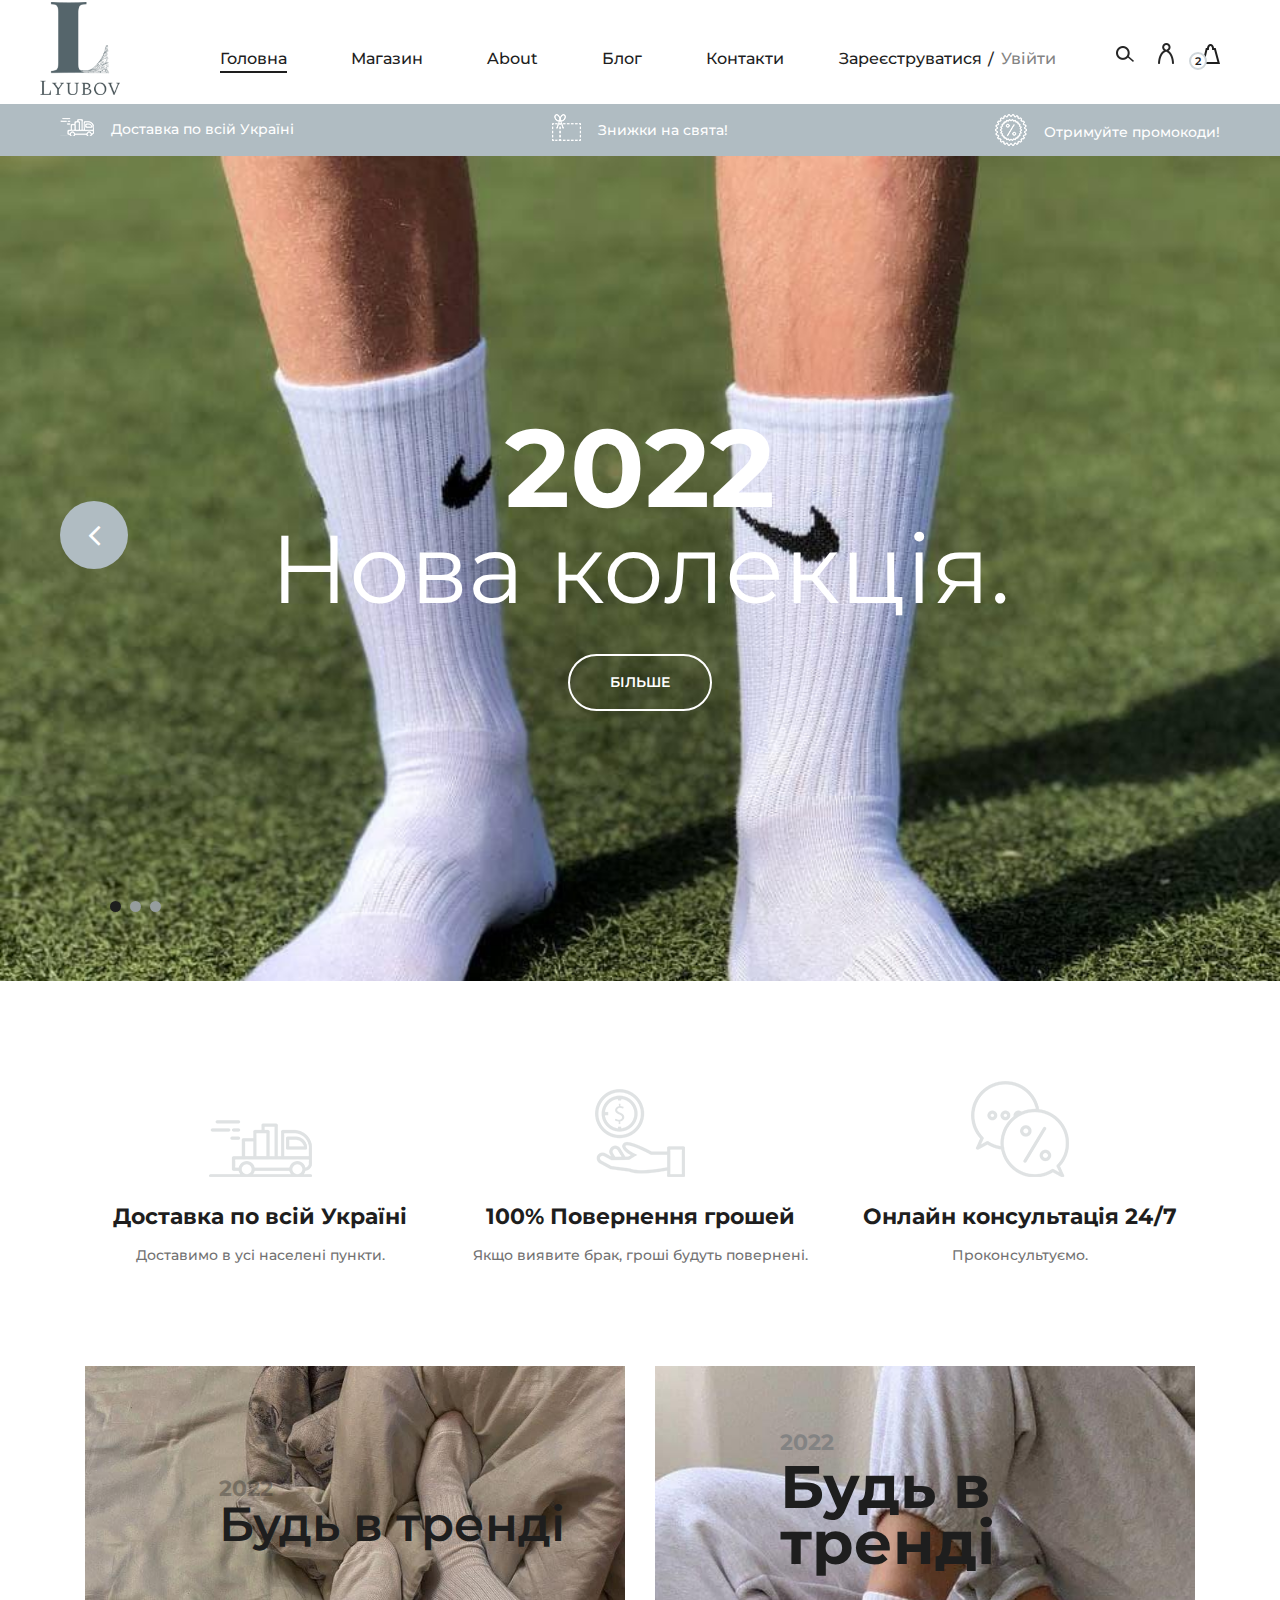
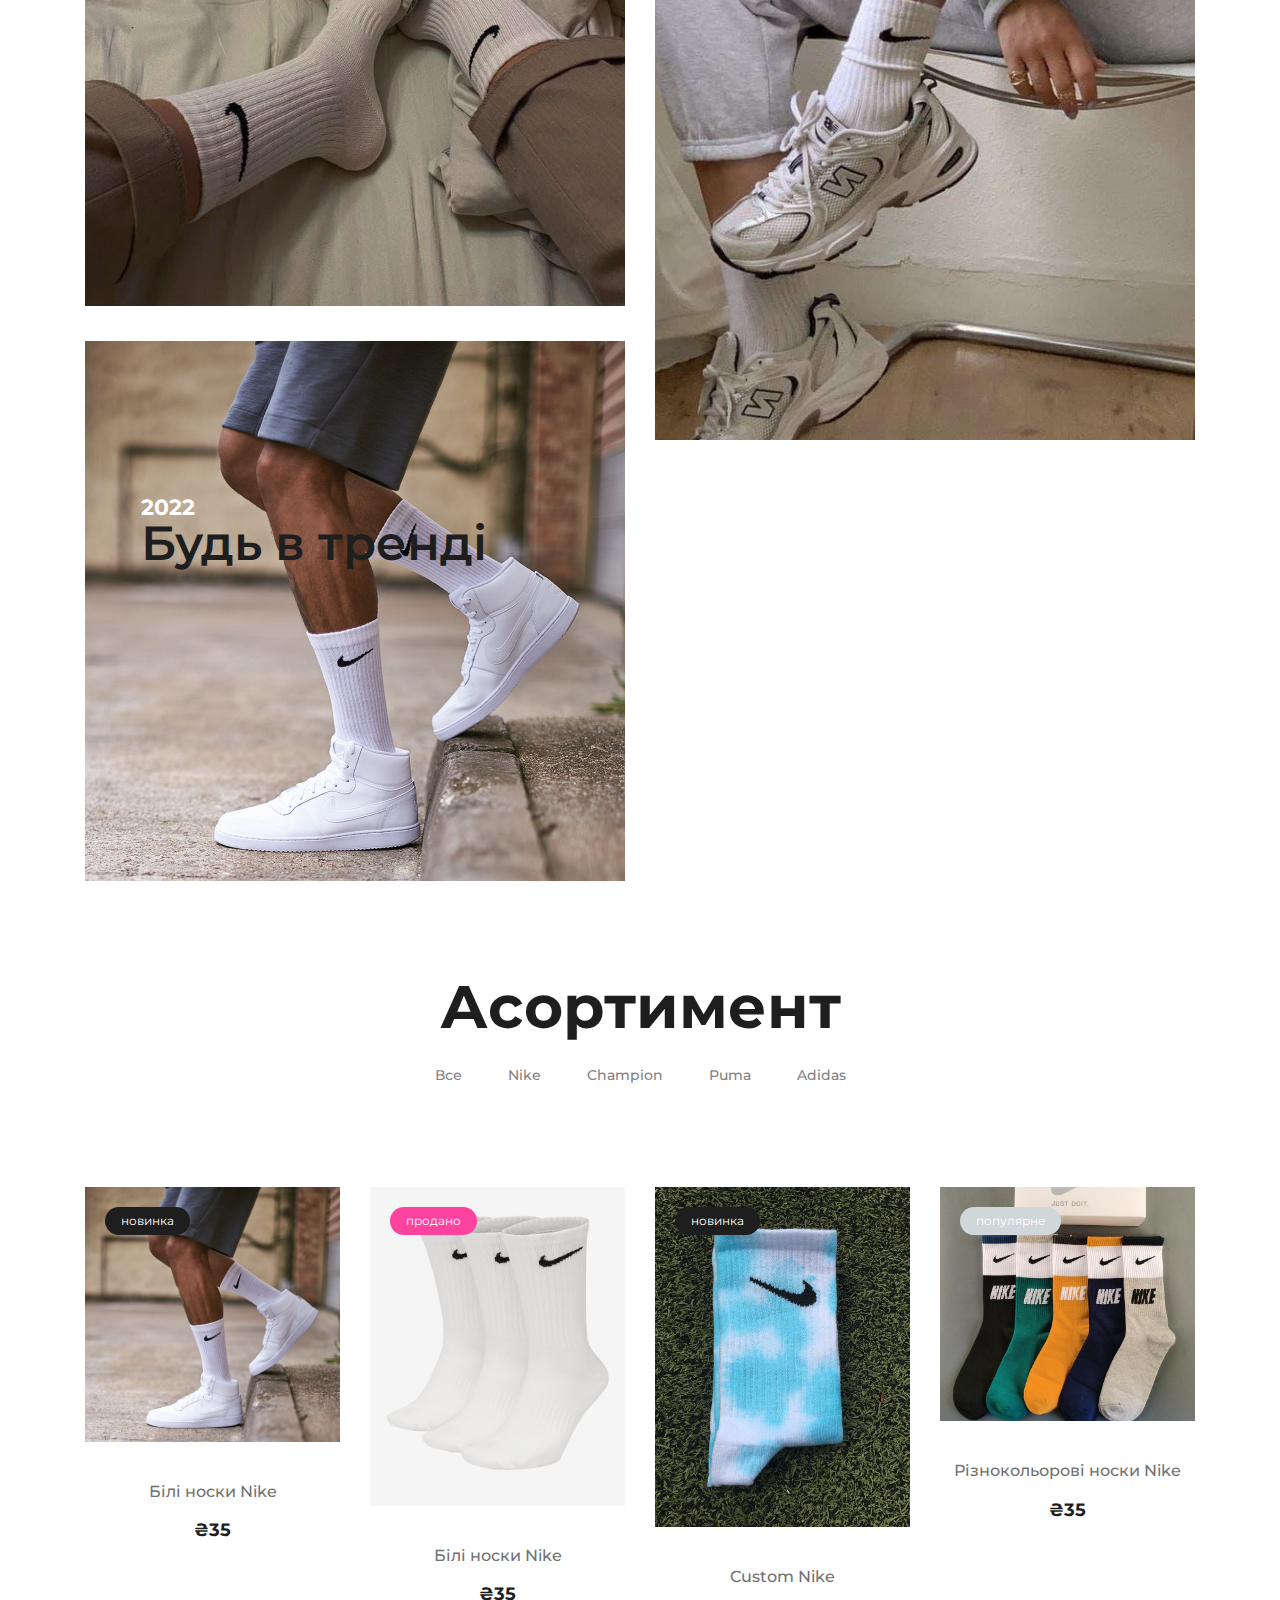
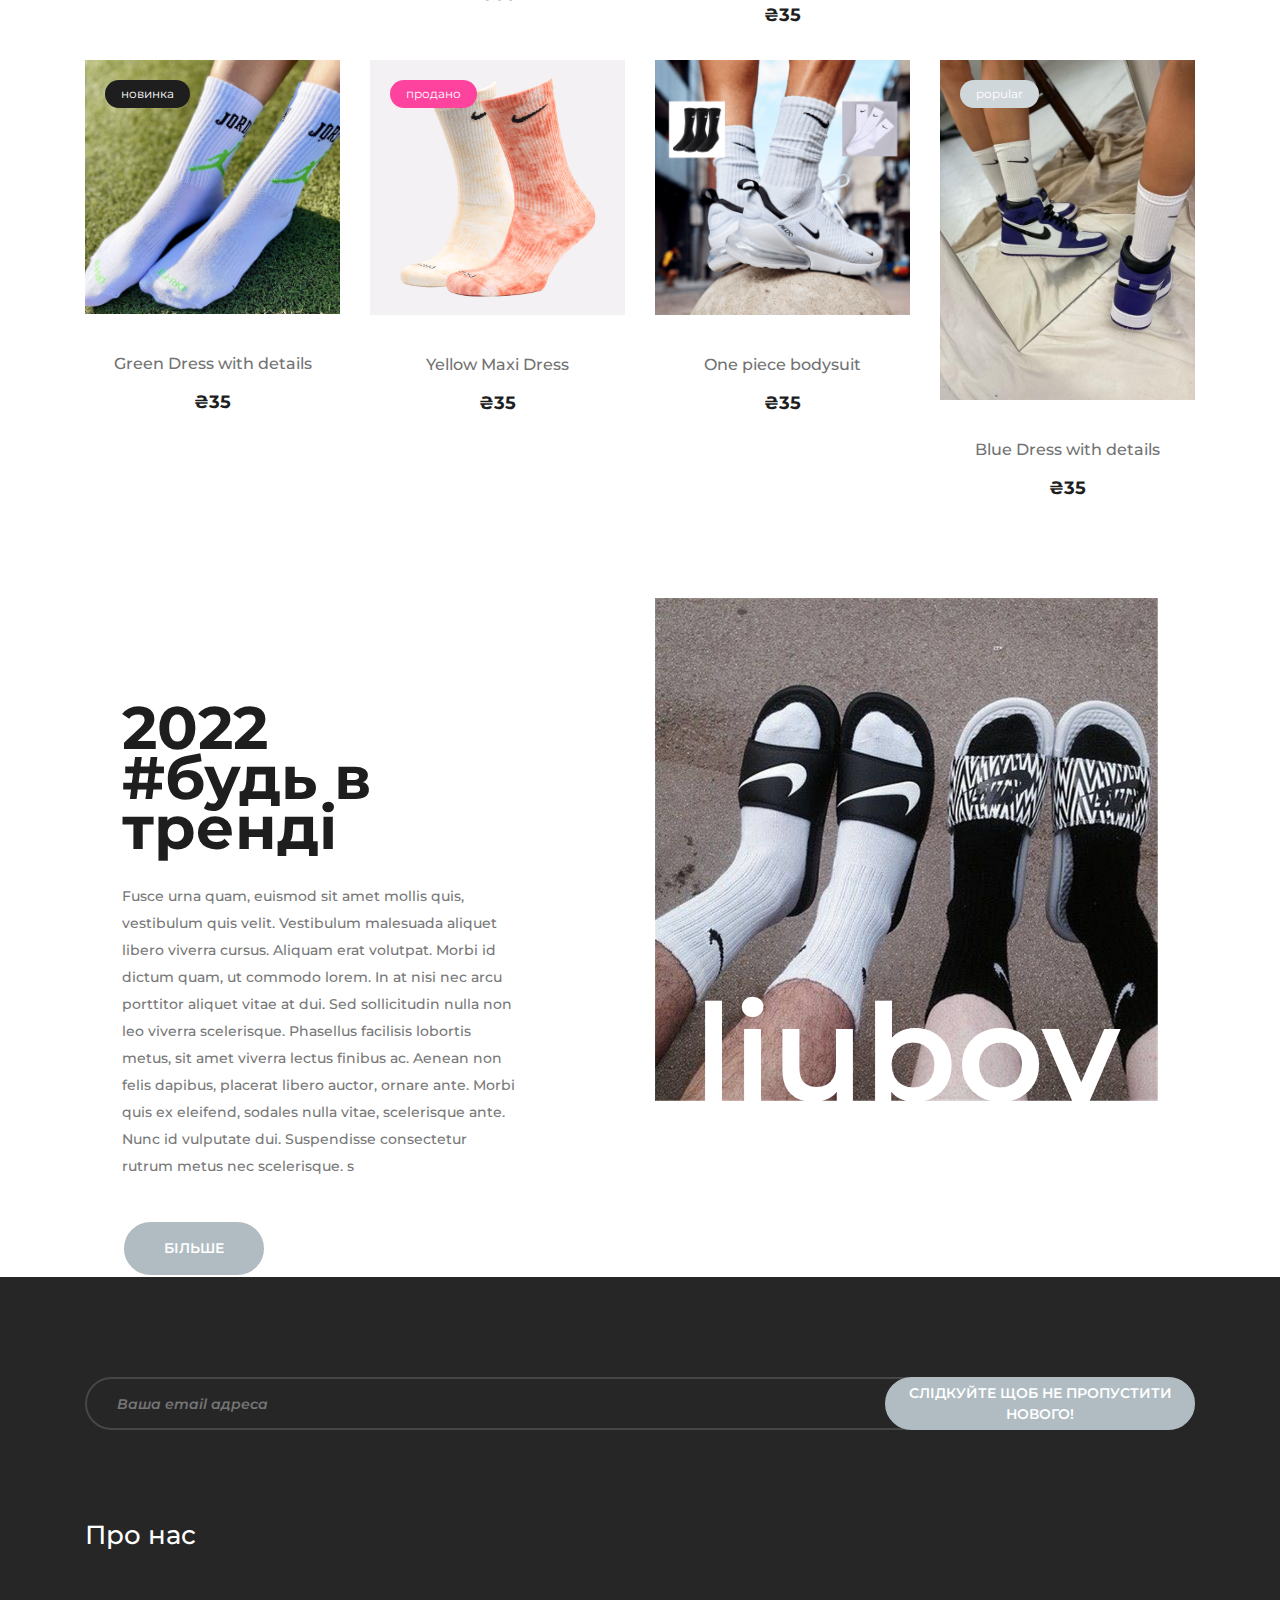
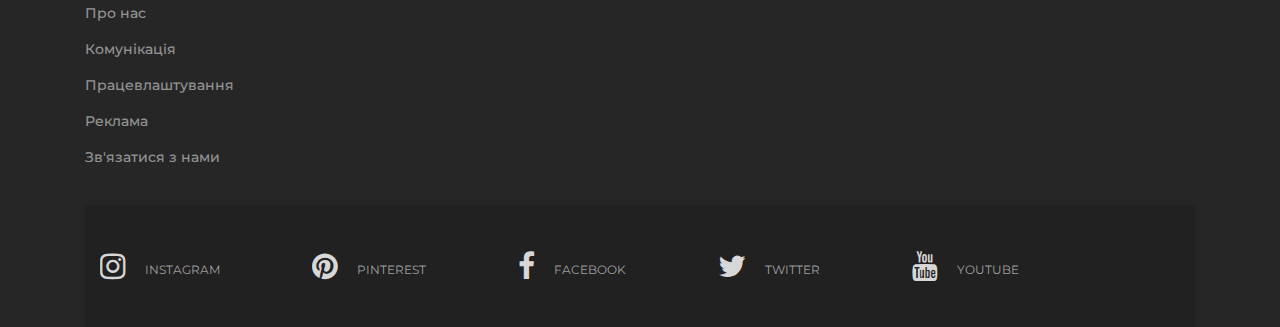
<file: LYUBOVshop/index.html>
<!DOCTYPE html>
<html lang="zxx">

<head>
    <meta charset="UTF-8">
    <meta name="description" content="Yoga Studio Template">
    <meta name="keywords" content="Yoga, unica, creative, html">
    <meta name="viewport" content="width=device-width, initial-scale=1.0">
    <meta http-equiv="X-UA-Compatible" content="ie=edge">
    <title>Liubov | Socks</title>

    <!-- Google Font -->
    <link href="https://fonts.googleapis.com/css?family=Amatic+SC:400,700&display=swap" rel="stylesheet">
    <link href="https://fonts.googleapis.com/css?family=Montserrat:100,200,300,400,500,600,700,800,900&display=swap"
        rel="stylesheet">

    <!-- Css Styles -->
    <link rel="stylesheet" href="css/bootstrap.min.css" type="text/css">
    <link rel="stylesheet" href="css/font-awesome.min.css" type="text/css">
    <link rel="stylesheet" href="css/nice-select.css" type="text/css">
    <link rel="stylesheet" href="css/owl.carousel.min.css" type="text/css">
    <link rel="stylesheet" href="css/magnific-popup.css" type="text/css">
    <link rel="stylesheet" href="css/slicknav.min.css" type="text/css">
    <link rel="stylesheet" href="css/style.css" type="text/css">
</head>

<body>
    <!-- Page Preloder -->
    <div id="preloder">
        <div class="loader"></div>
    </div>
    
    <!-- Search model -->
	<div class="search-model">
		<div class="h-100 d-flex align-items-center justify-content-center">
			<div class="search-close-switch">+</div>
			<form class="search-model-form">
				<input type="text" id="search-input" placeholder="Search here.....">
			</form>
		</div>
	</div>
	<!-- Search model end -->

    <!-- Header Section Begin -->
    <header class="header-section">
        <div class="container-fluid">
            <div class="inner-header">
                <div class="logo">
                    <a href="./index.html"><img src="img/logo.png" alt=""></a>
                </div>
                <div class="header-right">
                    <img src="img/icons/search.png" alt="" class="search-trigger">
                    <img src="img/icons/man.png" alt="">
                    <a href="#">
                        <img src="img/icons/bag.png" alt="">
                        <span>2</span>
                    </a>
                </div>
                <div class="user-access">
                    <a href="#">Зареєструватися</a>
                    <a href="#" class="in">Увійти</a>
                </div>
                <nav class="main-menu mobile-menu">
                    <ul>
                        <li><a class="active" href="./index.html">Головна</a></li>
                        <li><a href="./categories.html">Магазин</a>
                            <ul class="sub-menu">
                                <li><a href="product-page.html">Каталог</a></li>
                                <li><a href="shopping-cart.html">Кошик</a></li>
                                <li><a href="check-out.html">Замовити</a></li>
                            </ul>
                        </li>
                        <li><a href="./product-page.html">About</a></li>
                        <li><a href="./check-out.html">Блог</a></li>
                        <li><a href="./contact.html">Контакти</a></li>
                    </ul>
                </nav>
            </div>
        </div>
    </header>
    <!-- Header Info Begin -->
    <div class="header-info">
        <div class="container-fluid">
            <div class="row">
                <div class="col-md-4">
                    <div class="header-item">
                        <img src="img/icons/delivery.png" alt="">
                        <p>Доставка по всій Україні</p>
                    </div>
                </div>
                <div class="col-md-4 text-left text-lg-center">
                    <div class="header-item">
                        <img src="img/icons/voucher.png" alt="">
                        <p>Знижки на свята!</p>
                    </div>
                </div>
                <div class="col-md-4 text-left text-xl-right">
                    <div class="header-item">
                    <img src="img/icons/sales.png" alt="">
                    <p>Отримуйте промокоди!</p>
                </div>
                </div>
            </div>
        </div>
    </div>
    <!-- Header Info End -->
    <!-- Header End -->

    <!-- Hero Slider Begin -->
    <section class="hero-slider">
        <div class="hero-items owl-carousel">
            <div class="single-slider-item set-bg" data-setbg="img/slider-1.jpg">
                <div class="container">
                    <div class="row">
                        <div class="col-lg-12">
                            <h1>2022</h1>
                            <h2>Нова колекція.</h2>
                            <a href="#" class="primary-btn">Більше</a>
                        </div>
                    </div>
                </div>
            </div>
            <div class="single-slider-item set-bg" data-setbg="img/slider-2.jpg">
                <div class="container">
                    <div class="row">
                        <div class="col-lg-12">
                            <h1>2022</h1>
                            <h2>Нова колекція.</h2>
                            <a href="#" class="primary-btn">Більше</a>
                        </div>
                    </div>
                </div>
            </div>
            <div class="single-slider-item set-bg" data-setbg="img/slider-3.jpg">
                <div class="container">
                    <div class="row">
                        <div class="col-lg-12">
                            <h1>2022</h1>
                            <h2>Нова колекція.</h2>
                            <a href="#" class="primary-btn">Більше</a>
                        </div>
                    </div>
                </div>
            </div>
        </div>
    </section>
    <!-- Hero Slider End -->

    <!-- Features Section Begin -->
    <section class="features-section spad">
        <div class="features-ads">
            <div class="container">
                <div class="row">
                    <div class="col-lg-4">
                        <div class="single-features-ads first">
                            <img src="img/icons/f-delivery.png" alt="">
                            <h4>Доставка по всій Україні</h4>
                            <p>Доставимо в усі населені пункти. </p>
                        </div>
                    </div>
                    <div class="col-lg-4">
                        <div class="single-features-ads second">
                            <img src="img/icons/coin.png" alt="">
                            <h4>100% Повернення грошей </h4>
                            <p>Якщо виявите брак, гроші будуть повернені. </p>
                        </div>
                    </div>
                    <div class="col-lg-4">
                        <div class="single-features-ads">
                            <img src="img/icons/chat.png" alt="">
                            <h4>Онлайн консультація 24/7</h4>
                            <p>Проконсультуємо. </p>
                        </div>
                    </div>
                </div>
            </div>
        </div>
        <!-- Features Box -->
        <div class="features-box">
            <div class="container">
                <div class="row">
                    <div class="col-lg-6">
                        <div class="row">
                            <div class="col-lg-12">
                                <div class="single-box-item first-box">
                                    <img src="img/f-box-1.jpg" alt="">
                                    <div class="box-text">
                                        <span class="trend-year">2022</span>
                                        <h2>Будь в тренді</h2>                               
                                    </div>
                                </div>
                            </div>
                            <div class="col-lg-12">
                                <div class="single-box-item second-box">
                                    <img src="img/f-box-2.jpg" alt="">
                                    <div class="box-text">
                                        <span class="trend-year">2022</span>
                                        <h2>Будь в тренді</h2>
                                        <span class="trend-alert"></span>
                                    </div>
                                </div>
                            </div>
                        </div>
                    </div>
                    <div class="col-lg-6">
                        <div class="single-box-item large-box">
                            <img src="img/f-box-3.jpg" alt="">
                            <div class="box-text">
                                <span class="trend-year">2022</span>
                                <h2>Будь в тренді</h2>
                                
                            </div>
                        </div>
                    </div>
                </div>
            </div>
        </div>
    </section>
    <!-- Features Section End -->

    <!-- Latest Product Begin -->
    <section class="latest-products spad">
        <div class="container">
            <div class="product-filter">
                <div class="row">
                    <div class="col-lg-12 text-center">
                        <div class="section-title">
                            <h2>Асортимент</h2>
                        </div>
                        <ul class="product-controls">
                            <li data-filter="*">Все</li>
                            <li data-filter=".dresses">Nike</li>
                            <li data-filter=".bags">Champion</li>
                            <li data-filter=".shoes">Puma</li>
                            <li data-filter=".accesories">Adidas</li>
                        </ul>
                    </div>
                </div>
            </div>
            <div class="row" id="product-list">
                <div class="col-lg-3 col-sm-6 mix all dresses bags">
                    <div class="single-product-item">
                        <figure>
                            <a href="#"><img src="img/products/img-1.jpg" alt=""></a>
                            <div class="p-status">новинка</div>
                        </figure>
                        <div class="product-text">
                            <h6>Білі носки Nike</h6>
                            <p>₴35</p>
                        </div>
                    </div>
                </div>
                <div class="col-lg-3 col-sm-6 mix all dresses bags">
                    <div class="single-product-item">
                        <figure>
                            <a href="#"><img src="img/products/img-2.jpg" alt=""></a>
                            <div class="p-status sale">продано</div>
                        </figure>
                        <div class="product-text">
                            <h6>Білі носки Nike</h6>
                            <p>₴35</p>
                        </div>
                    </div>
                </div>
                <div class="col-lg-3 col-sm-6 mix all shoes accesories">
                    <div class="single-product-item">
                        <figure>
                            <a href="#"><img src="img/products/img-3.jpg" alt=""></a>
                            <div class="p-status">новинка</div>
                        </figure>
                        <div class="product-text">
                            <h6>Custom Nike</h6>
                            <p>₴35</p>
                        </div>
                    </div>
                </div>
                <div class="col-lg-3 col-sm-6 mix all shoes accesories">
                    <div class="single-product-item">
                        <figure>
                            <a href="#"><img src="img/products/img-4.jpg" alt=""></a>
                            <div class="p-status popular">популярне</div>
                        </figure>
                        <div class="product-text">
                            <h6>Різнокольорові носки Nike</h6>
                            <p>₴35</p>
                        </div>
                    </div>
                </div>
                <div class="col-lg-3 col-sm-6 mix all dresses shoes">
                    <div class="single-product-item">
                        <figure>
                            <a href="#"><img src="img/products/img-5.jpg" alt=""></a>
                            <div class="p-status">новинка</div>
                        </figure>
                        <div class="product-text">
                            <h6>Green Dress with details</h6>
                            <p>₴35</p>
                        </div>
                    </div>
                </div>
                <div class="col-lg-3 col-sm-6 mix all accesories bags">
                    <div class="single-product-item">
                        <figure>
                            <a href="#"><img src="img/products/img-6.jpg" alt=""></a>
                            <div class="p-status sale">продано</div>
                        </figure>
                        <div class="product-text">
                            <h6>Yellow Maxi Dress</h6>
                            <p>₴35</p>
                        </div>
                    </div>
                </div>
                <div class="col-lg-3 col-sm-6 mix all dresses bags">
                    <div class="single-product-item">
                        <figure>
                            <a href="#"><img src="img/products/img-7.jpg" alt=""></a>
                        </figure>
                        <div class="product-text">
                            <h6>One piece bodysuit</h6>
                            <p>₴35</p>
                        </div>
                    </div>
                </div>
                <div class="col-lg-3 col-sm-6 mix all accesories bags">
                    <div class="single-product-item">
                        <figure>
                            <a href="#"><img src="img/products/img-8.jpg" alt=""></a>
                            <div class="p-status popular">popular</div>
                        </figure>
                        <div class="product-text">
                            <h6>Blue Dress with details</h6>
                            <p>₴35</p>
                        </div>
                    </div>
                </div>
            </div>
        </div>
    </section>
    <!-- Latest Product End -->

    <!-- Lookbok Section Begin -->
    <section class="lookbok-section">
        <div class="container-fluid">
            <div class="row">
                <div class="col-lg-4 offset-lg-1">
                    <div class="lookbok-left">
                        <div class="section-title">
                            <h2>2022 <br />#будь в тренді</h2>
                        </div>
                        <p>Fusce urna quam, euismod sit amet mollis quis, vestibulum quis velit. Vestibulum malesuada
                            aliquet libero viverra cursus. Aliquam erat volutpat. Morbi id dictum quam, ut commodo
                            lorem. In at nisi nec arcu porttitor aliquet vitae at dui. Sed sollicitudin nulla non leo
                            viverra scelerisque. Phasellus facilisis lobortis metus, sit amet viverra lectus finibus ac.
                            Aenean non felis dapibus, placerat libero auctor, ornare ante. Morbi quis ex eleifend,
                            sodales nulla vitae, scelerisque ante. Nunc id vulputate dui. Suspendisse consectetur rutrum
                            metus nec scelerisque. s</p>
                        <a href="#" class="primary-btn look-btn">Більше</a>
                    </div>
                </div>
                <div class="col-lg-5 offset-lg-1">
                    <div class="lookbok-pic">
                        <img src="img/lookbok.jpg" alt="">
                        <div class="pic-text">liubov</div>
                    </div>
                </div>
            </div>
        </div>
    </section>
    <!-- Lookbok Section End -->

    <!-- Logo Section Begin -->
    
    <!-- Logo Section End -->

    <!-- Footer Section Begin -->
    <footer class="footer-section spad">
        <div class="container">
            <div class="newslatter-form">
                <div class="row">
                    <div class="col-lg-12">
                        <form action="#">
                            <input type="text" placeholder="Ваша email адреса">
                            <button type="submit">Слідкуйте щоб не пропустити нового!</button>
                        </form>
                    </div>
                </div>
            </div>
            <div class="footer-widget">
                <div class="row">
                    <div class="col-lg-3 col-sm-6">
                        <div class="single-footer-widget">
                            <h4>Про нас</h4>
                            <ul>
                                <li>Про нас</li>
                                <li>Комунікація</li>
                                <li>Працевлаштування</li>
                                <li>Реклама</li>
                                <li>Зв'язатися з нами</li>
                            </ul>
                        </div>
                    </div>
                    <div class="col-lg-3 col-sm-6">
                        <div class="single-footer-widget">
                        
                    </div>
                    <div class="col-lg-3 col-sm-6">
                        <div class="single-footer-widget">
                        
                    </div>
                    <div class="col-lg-3 col-sm-6">
                        <div class="single-footer-widget">
                        
                        </div>
                    </div>
                </div>
            </div>
        </div>
        <div class="social-links-warp">
			<div class="container">
				<div class="social-links">
					<a href="" class="instagram"><i class="fa fa-instagram"></i><span>instagram</span></a>
					<a href="" class="pinterest"><i class="fa fa-pinterest"></i><span>pinterest</span></a>
					<a href="" class="facebook"><i class="fa fa-facebook"></i><span>facebook</span></a>
					<a href="" class="twitter"><i class="fa fa-twitter"></i><span>twitter</span></a>
					<a href="" class="youtube"><i class="fa fa-youtube"></i><span>youtube</span></a>
			</div>
		</div>
    </footer>
    <!-- Footer Section End -->

    <!-- Js Plugins -->
    <script src="js/jquery-3.3.1.min.js"></script>
    <script src="js/bootstrap.min.js"></script>
    <script src="js/jquery.magnific-popup.min.js"></script>
    <script src="js/jquery.slicknav.js"></script>
    <script src="js/owl.carousel.min.js"></script>
    <script src="js/jquery.nice-select.min.js"></script>
    <script src="js/mixitup.min.js"></script>
    <script src="js/main.js"></script>
</body>

</html>
</file>
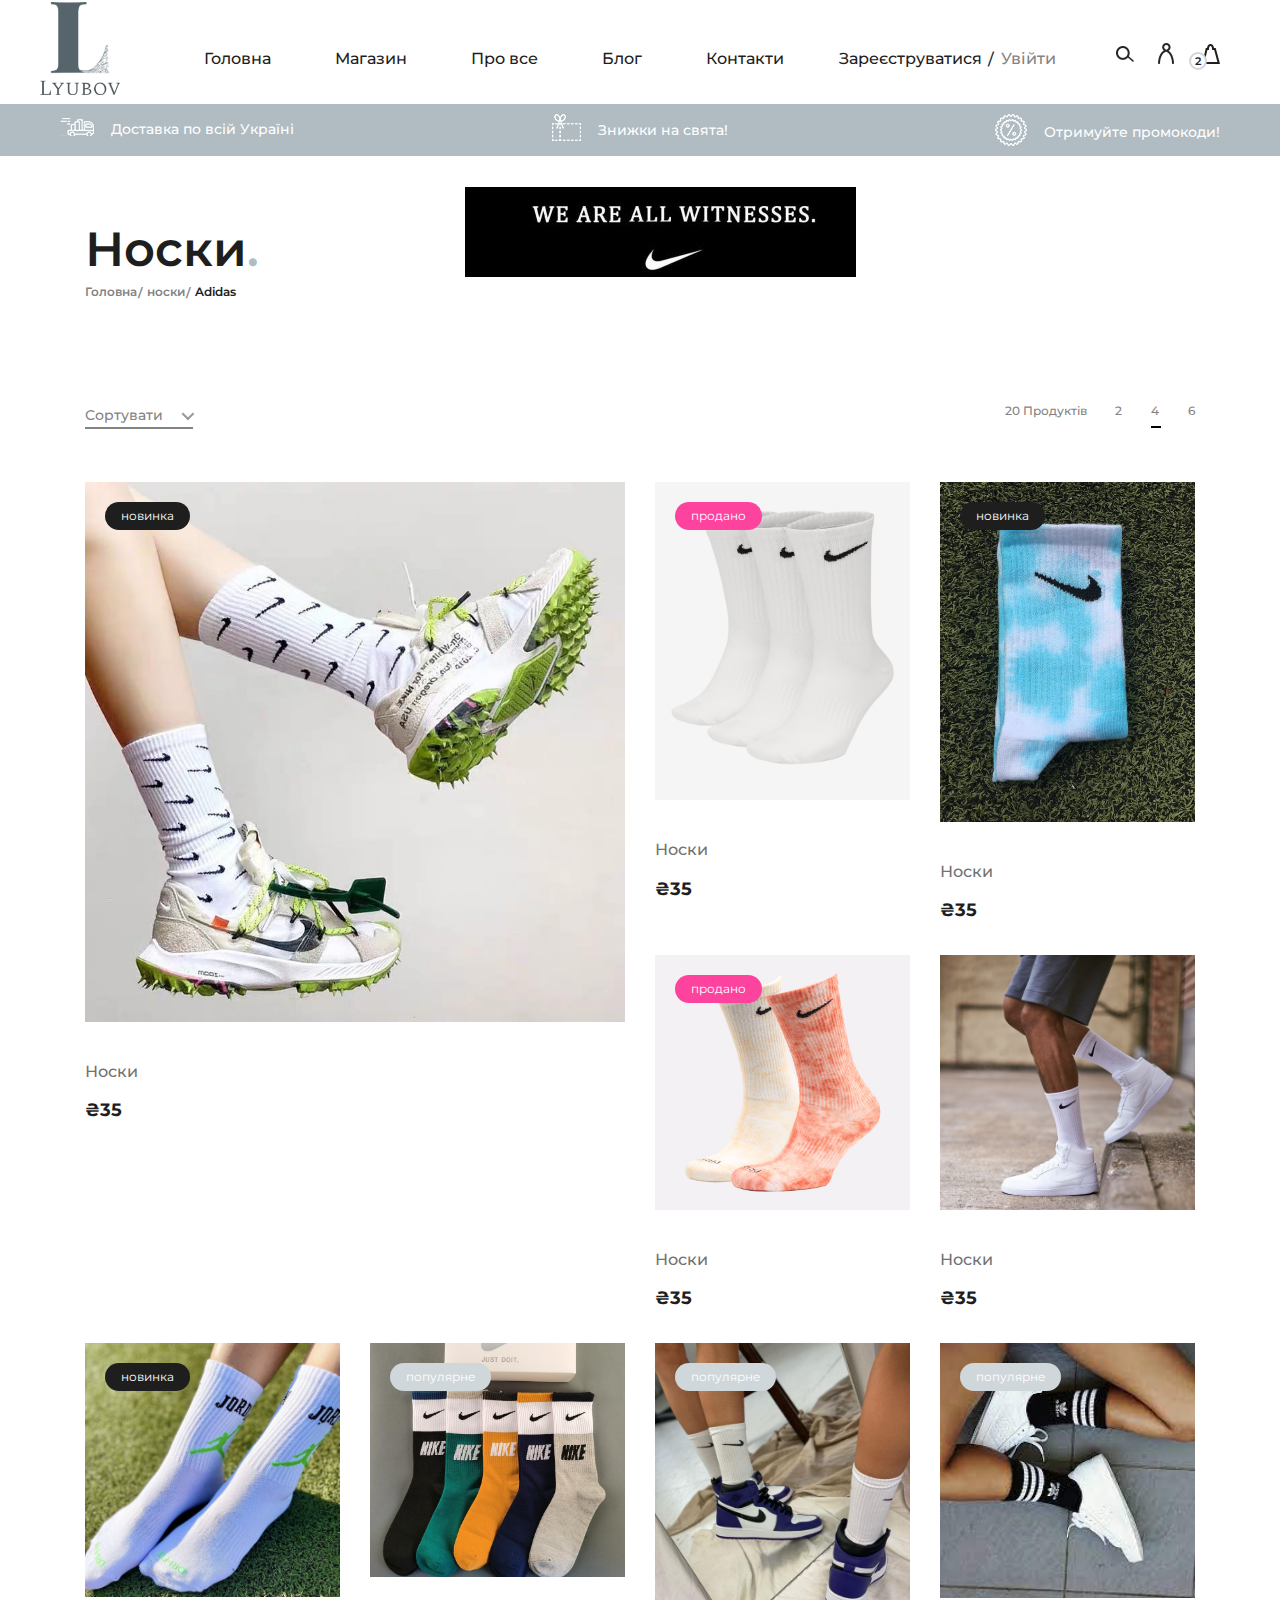
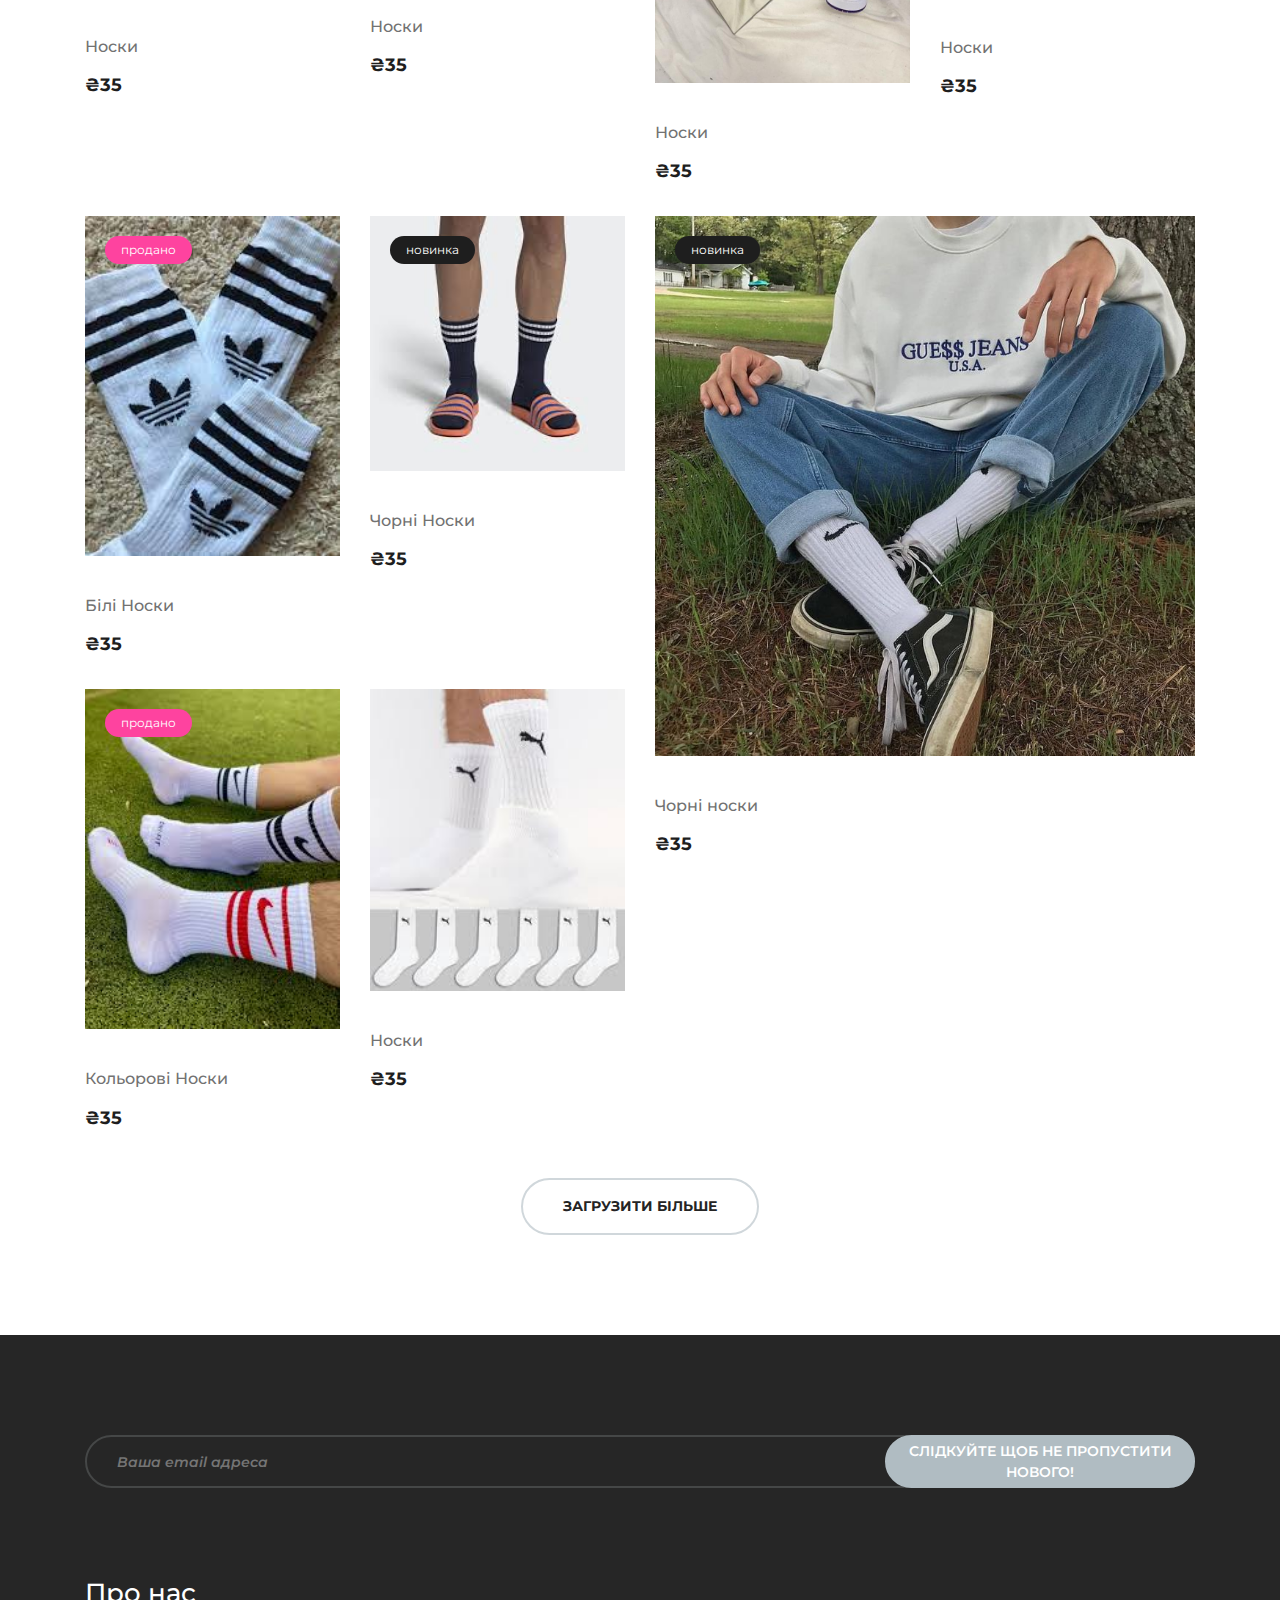
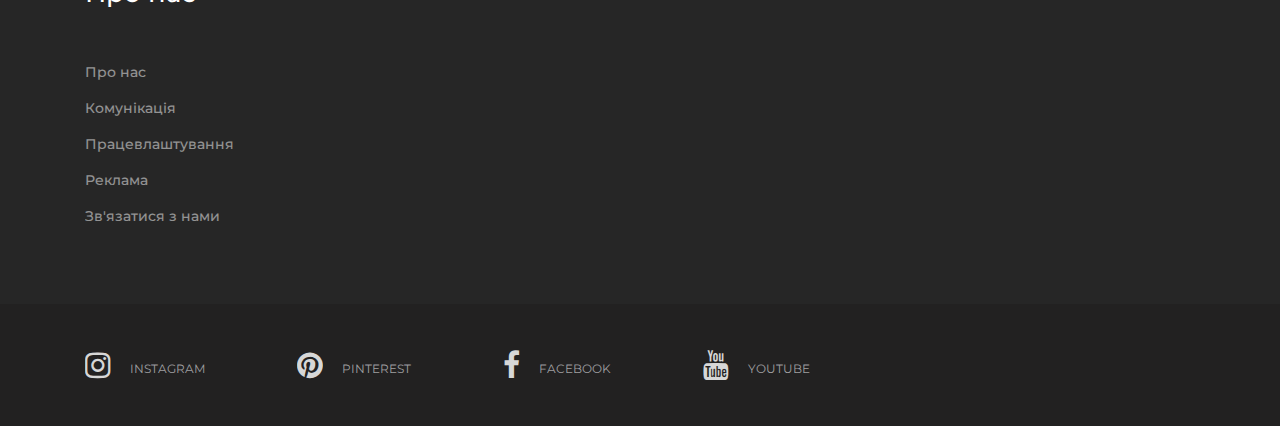
<file: LYUBOVshop/categories.html>
<!DOCTYPE html>
<html lang="zxx">

<head>
    <meta charset="UTF-8">
    <meta name="description" content="Yoga Studio Template">
    <meta name="keywords" content="Yoga, unica, creative, html">
    <meta name="viewport" content="width=device-width, initial-scale=1.0">
    <meta http-equiv="X-UA-Compatible" content="ie=edge">
    <title>Liubov | Socks</title>

    <!-- Google Font -->
    <link href="https://fonts.googleapis.com/css?family=Amatic+SC:400,700&display=swap" rel="stylesheet">
    <link href="https://fonts.googleapis.com/css?family=Montserrat:100,200,300,400,500,600,700,800,900&display=swap"
        rel="stylesheet">

    <!-- Css Styles -->
    <link rel="stylesheet" href="css/bootstrap.min.css" type="text/css">
    <link rel="stylesheet" href="css/font-awesome.min.css" type="text/css">
    <link rel="stylesheet" href="css/nice-select.css" type="text/css">
    <link rel="stylesheet" href="css/owl.carousel.min.css" type="text/css">
    <link rel="stylesheet" href="css/magnific-popup.css" type="text/css">
    <link rel="stylesheet" href="css/slicknav.min.css" type="text/css">
    <link rel="stylesheet" href="css/style.css" type="text/css">
</head>

<body>
    <!-- Page Preloder -->
    <div id="preloder">
        <div class="loader"></div>
    </div>
    
   <!-- Search model -->
	<div class="search-model">
		<div class="h-100 d-flex align-items-center justify-content-center">
			<div class="search-close-switch">+</div>
			<form class="search-model-form">
				<input type="text" id="search-input" placeholder="Search here.....">
			</form>
		</div>
	</div>
	<!-- Search model end -->

    <!-- Header Section Begin -->
    <header class="header-section">
        <div class="container-fluid">
            <div class="inner-header">
                <div class="logo">
                    <a href="./index.html"><img src="img/logo.png" alt=""></a>
                </div>
                <div class="header-right">
                    <img src="img/icons/search.png" alt="" class="search-trigger">
                    <img src="img/icons/man.png" alt="">
                    <a href="#">
                        <img src="img/icons/bag.png" alt="">
                        <span>2</span>
                    </a>
                </div>
                <div class="user-access">
                    <a href="#">Зареєструватися</a>
                    <a href="#" class="in">Увійти</a>
                </div>
                <nav class="main-menu mobile-menu">
                    <ul>
                        <li><a href="./index.html">Головна</a></li>
                        <li><a href="./categories.html">Магазин</a>
                            <ul class="sub-menu">
                                <li><a href="product-page.html">Каталог</a></li>
                                <li><a href="shopping-cart.html">Кошик</a></li>
                                <li><a href="check-out.html">Замовити</a></li>
                            </ul>
                        </li>
                        <li><a href="./product-page.html">Про все</a></li>
                        <li><a href="./check-out.html">Блог</a></li>
                        <li><a href="./contact.html">Контакти</a></li>
                    </ul>
                </nav>
            </div>
        </div>
    </header>
    <!-- Header Info Begin -->
    <div class="header-info">
        <div class="container-fluid">
            <div class="row">
                <div class="col-md-4">
                    <div class="header-item">
                        <img src="img/icons/delivery.png" alt="">
                        <p>Доставка по всій Україні</p>
                    </div>
                </div>
                <div class="col-md-4 text-left text-lg-center">
                    <div class="header-item">
                        <img src="img/icons/voucher.png" alt="">
                        <p>Знижки на свята!</p>
                    </div>
                </div>
                <div class="col-md-4 text-left text-xl-right">
                    <div class="header-item">
                    <img src="img/icons/sales.png" alt="">
                    <p>Отримуйте промокоди!</p>
                </div>
                </div>
            </div>
        </div>
    </div>
    <!-- Header Info End -->
    <!-- Header End -->

    <!-- Page Add Section Begin -->
    <section class="page-add">
        <div class="container">
            <div class="row">
                <div class="col-lg-4">
                    <div class="page-breadcrumb">
                        <h2>Носки<span>.</span></h2>
                        <a href="#">Головна</a>
                        <a href="#">носки</a>
                        <a class="active" href="#">Adidas</a>
                    </div>
                </div>
                <div class="col-lg-8">
                    <img src="img/add.jpg" alt="">
                </div>
            </div>
        </div>
    </section>
    <!-- Page Add Section End -->

    <!-- Categories Page Section Begin -->
    <section class="categories-page spad">
        <div class="container">
            <div class="categories-controls">
                <div class="row">
                    <div class="col-lg-12">
                        <div class="categories-filter">
                            <div class="cf-left">
                                <form action="#">
                                    <select class="sort">
                                        <option value="">Сортувати</option>
                                        <option value="">Стиль</option>
                                        <option value="">Новизна</option>
                                        <option value="">Ціна</option>
                                    </select>
                                </form>
                            </div>
                            <div class="cf-right">
                                <span>20 Продуктів</span>
                                <a href="#">2</a>
                                <a href="#" class="active">4</a>
                                <a href="#">6</a>
                            </div>
                        </div>
                    </div>
                </div>
            </div>
            <div class="row">
                <div class="col-lg-6 col-md-6">
                    <div class="single-product-item">
                        <figure>
                            <img src="img/products/img-9.jpg" alt="">
                            <div class="p-status">новинка</div>
                            <div class="hover-icon">
                                <a href="img/products/img-9.jpg" class="pop-up"><img src="img/icons/zoom-plus.png"
                                        alt=""></a>
                            </div>
                        </figure>
                        <div class="product-text">
                            <a href="#">
                                <h6>Носки</h6>
                            </a>
                            <p>₴35</p>
                        </div>
                    </div>
                </div>
                <div class="col-lg-6 col-md-6">
                    <div class="row">
                        <div class="col-lg-6 col-md-6">
                            <div class="single-product-item">
                                <figure>
                                    <img src="img/products/img-2.jpg" alt="">
                                    <div class="p-status sale">продано</div>
                                </figure>
                                <div class="product-text">
                                    <a href="#">
                                        <h6>Носки</h6>
                                    </a>
                                    <p>₴35</p>
                                </div>
                            </div>
                        </div>
                        <div class="col-lg-6 col-md-6">
                            <div class="single-product-item">
                                <figure>
                                    <img src="img/products/img-3.jpg" alt="">
                                    <div class="p-status">новинка</div>
                                    <div class="hover-icon">
                                        <a href="img/products/img-3.jpg" class="pop-up"><img
                                                src="img/icons/zoom-plus.png" alt=""></a>
                                    </div>
                                </figure>
                                <div class="product-text">
                                    <a href="#">
                                        <h6>Носки</h6>
                                    </a>
                                    <p>₴35</p>
                                </div>
                            </div>
                        </div>
                        <div class="col-lg-6 col-md-6">
                            <div class="single-product-item">
                                <figure>
                                    <img src="img/products/img-6.jpg" alt="">
                                    <div class="p-status sale">продано</div>
                                </figure>
                                <div class="product-text">
                                    <a href="#">
                                        <h6>Носки</h6>
                                    </a>
                                    <p>₴35</p>
                                </div>
                            </div>
                        </div>
                        <div class="col-lg-6 col-md-6">
                            <div class="single-product-item">
                                <figure>
                                    <img src="img/products/img-1.jpg" alt="">
                                    <div class="hover-icon">
                                        <a href="img/products/img-1.jpg" class="pop-up"><img
                                                src="img/icons/zoom-plus.png" alt=""></a>
                                    </div>
                                </figure>
                                <div class="product-text">
                                    <a href="#">
                                        <h6>Носки</h6>
                                    </a>
                                    <p>₴35</p>
                                </div>
                            </div>
                        </div>
                    </div>
                </div>
                <div class="col-lg-3 col-md-6">
                    <div class="single-product-item">
                        <figure>
                            <img src="img/products/img-5.jpg" alt="">
                            <div class="p-status">новинка</div>
                            <div class="hover-icon">
                                <a href="img/products/img-5.jpg" class="pop-up"><img src="img/icons/zoom-plus.png"
                                        alt=""></a>
                            </div>
                        </figure>
                        <div class="product-text">
                            <a href="#">
                                <h6>Носки</h6>
                            </a>
                            <p>₴35</p>
                        </div>
                    </div>
                </div>
                <div class="col-lg-3 col-md-6">
                    <div class="single-product-item">
                        <figure>
                            <img src="img/products/img-4.jpg" alt="">
                            <div class="p-status popular">популярне</div>
                            <div class="hover-icon">
                                <a href="img/products/img-4.jpg" class="pop-up"><img src="img/icons/zoom-plus.png"
                                        alt=""></a>
                            </div>
                        </figure>
                        <div class="product-text">
                            <a href="#">
                                <h6>Носки</h6>
                            </a>
                            <p>₴35</p>
                        </div>
                    </div>
                </div>
                <div class="col-lg-3 col-md-6">
                    <div class="single-product-item">
                        <figure>
                            <img src="img/products/img-8.jpg" alt="">
                            <div class="p-status popular">популярне</div>
                            <div class="hover-icon">
                                <a href="img/products/img-8.jpg" class="pop-up"><img src="img/icons/zoom-plus.png"
                                        alt=""></a>
                            </div>
                        </figure>
                        <div class="product-text">
                            <a href="#">
                                <h6>Носки</h6>
                            </a>
                            <p>₴35</p>
                        </div>
                    </div>
                </div>
                <div class="col-lg-3 col-md-6">
                    <div class="single-product-item">
                        <figure>
                            <img src="img/products/img-10.jpg" alt="">
                            <div class="p-status popular">популярне</div>
                            <div class="hover-icon">
                                <a href="img/products/img-10.jpg" class="pop-up"><img src="img/icons/zoom-plus.png"
                                        alt=""></a>
                            </div>
                        </figure>
                        <div class="product-text">
                            <a href="#">
                                <h6>Носки</h6>
                            </a>
                            <p>₴35</p>
                        </div>
                    </div>
                </div>
                <div class="col-lg-6 col-md-6">
                    <div class="row">
                        <div class="col-lg-6 col-md-6">
                            <div class="single-product-item">
                                <figure>
                                    <img src="img/products/img-11.jpg" alt="">
                                    <div class="p-status sale">продано</div>
                                </figure>
                                <div class="product-text">
                                    <a href="#">
                                        <h6>Білі Носки</h6>
                                    </a>
                                    <p>₴35</p>
                                </div>
                            </div>
                        </div>
                        <div class="col-lg-6 col-md-6">
                            <div class="single-product-item">
                                <figure>
                                    <img src="img/products/img-12.jpg" alt="">
                                    <div class="p-status">новинка</div>
                                    <div class="hover-icon">
                                        <a href="img/products/img-12.jpg" class="pop-up"><img
                                                src="img/icons/zoom-plus.png" alt=""></a>
                                    </div>
                                </figure>
                                <div class="product-text">
                                    <a href="#">
                                        <h6>Чорні Носки</h6>
                                    </a>
                                    <p>₴35</p>
                                </div>
                            </div>
                        </div>
                        <div class="col-lg-6 col-md-6">
                            <div class="single-product-item">
                                <figure>
                                    <img src="img/products/img-14.jpg" alt="">
                                    <div class="p-status sale">продано</div>
                                </figure>
                                <div class="product-text">
                                    <a href="#">
                                        <h6>Кольорові Носки</h6>
                                    </a>
                                    <p>₴35</p>
                                </div>
                            </div>
                        </div>
                        <div class="col-lg-6 col-md-6">
                            <div class="single-product-item">
                                <figure>
                                    <img src="img/products/img-15.jpg" alt="">
                                    <div class="hover-icon">
                                        <a href="img/products/img-15.jpg" class="pop-up"><img
                                                src="img/icons/zoom-plus.png" alt=""></a>
                                    </div>
                                </figure>
                                <div class="product-text">
                                    <a href="#">
                                        <h6>Носки</h6>
                                    </a>
                                    <p>₴35</p>
                                </div>
                            </div>
                        </div>
                    </div>
                </div>
                <div class="col-lg-6 col-md-6">
                    <div class="single-product-item">
                        <figure>
                            <img src="img/products/img-13.jpg" alt="">
                            <div class="p-status">новинка</div>
                            <div class="hover-icon">
                                <a href="img/products/img-13.jpg" class="pop-up"><img src="img/icons/zoom-plus.png"
                                        alt=""></a>
                            </div>
                        </figure>
                        <div class="product-text">
                            <a href="#">
                                <h6>Чорні носки</h6>
                            </a>
                            <p>₴35</p>
                        </div>
                    </div>
                </div>
            </div>
            <div class="more-product">
                <div class="row">
                    <div class="col-lg-12 text-center">
                        <a href="#" class="primary-btn">Загрузити більше</a>
                    </div>
                </div>
            </div>
        </div>
    </section>
    <!-- Categories Page Section End -->

    <!-- Footer Section Begin -->
    <footer class="footer-section spad">
        <div class="container">
            <div class="newslatter-form">
                <div class="row">
                    <div class="col-lg-12">
                        <form action="#">
                            <input type="text" placeholder="Ваша email адреса">
                            <button type="submit">Слідкуйте щоб не пропустити нового!</button>
                        </form>
                    </div>
                </div>
            </div>
            <div class="footer-widget">
                <div class="row">
                    <div class="col-lg-3 col-sm-6">
                        <div class="single-footer-widget">
                            <h4>Про нас</h4>
                            <ul>
                                <li>Про нас</li>
                                <li>Комунікація</li>
                                <li>Працевлаштування</li>
                                <li>Реклама</li>
                                <li>Зв'язатися з нами</li>
                            </ul>
                        </div>
                    </div>
                    <div class="col-lg-3 col-sm-6">
                        <div class="single-footer-widget">                                                   
                        </div>
                    </div>
                    <div class="col-lg-3 col-sm-6">
                        <div class="single-footer-widget">                            
                        </div>
                    </div>
                    <div class="col-lg-3 col-sm-6">
                        <div class="single-footer-widget">                         
                        </div>
                    </div>
                </div>
            </div>
        </div>
        <div class="social-links-warp">
			<div class="container">
				<div class="social-links">
					<a href="" class="instagram"><i class="fa fa-instagram"></i><span>instagram</span></a>
					<a href="" class="pinterest"><i class="fa fa-pinterest"></i><span>pinterest</span></a>
					<a href="" class="facebook"><i class="fa fa-facebook"></i><span>facebook</span></a>				
					<a href="" class="youtube"><i class="fa fa-youtube"></i><span>youtube</span></a>
			</div>
		</div>
    </footer>
    <!-- Footer Section End -->

    <!-- Js Plugins -->
    <script src="js/jquery-3.3.1.min.js"></script>
    <script src="js/bootstrap.min.js"></script>
    <script src="js/jquery.magnific-popup.min.js"></script>
    <script src="js/jquery.slicknav.js"></script>
    <script src="js/owl.carousel.min.js"></script>
    <script src="js/jquery.nice-select.min.js"></script>
    <script src="js/mixitup.min.js"></script>
    <script src="js/main.js"></script>
</body>

</html>
</file>
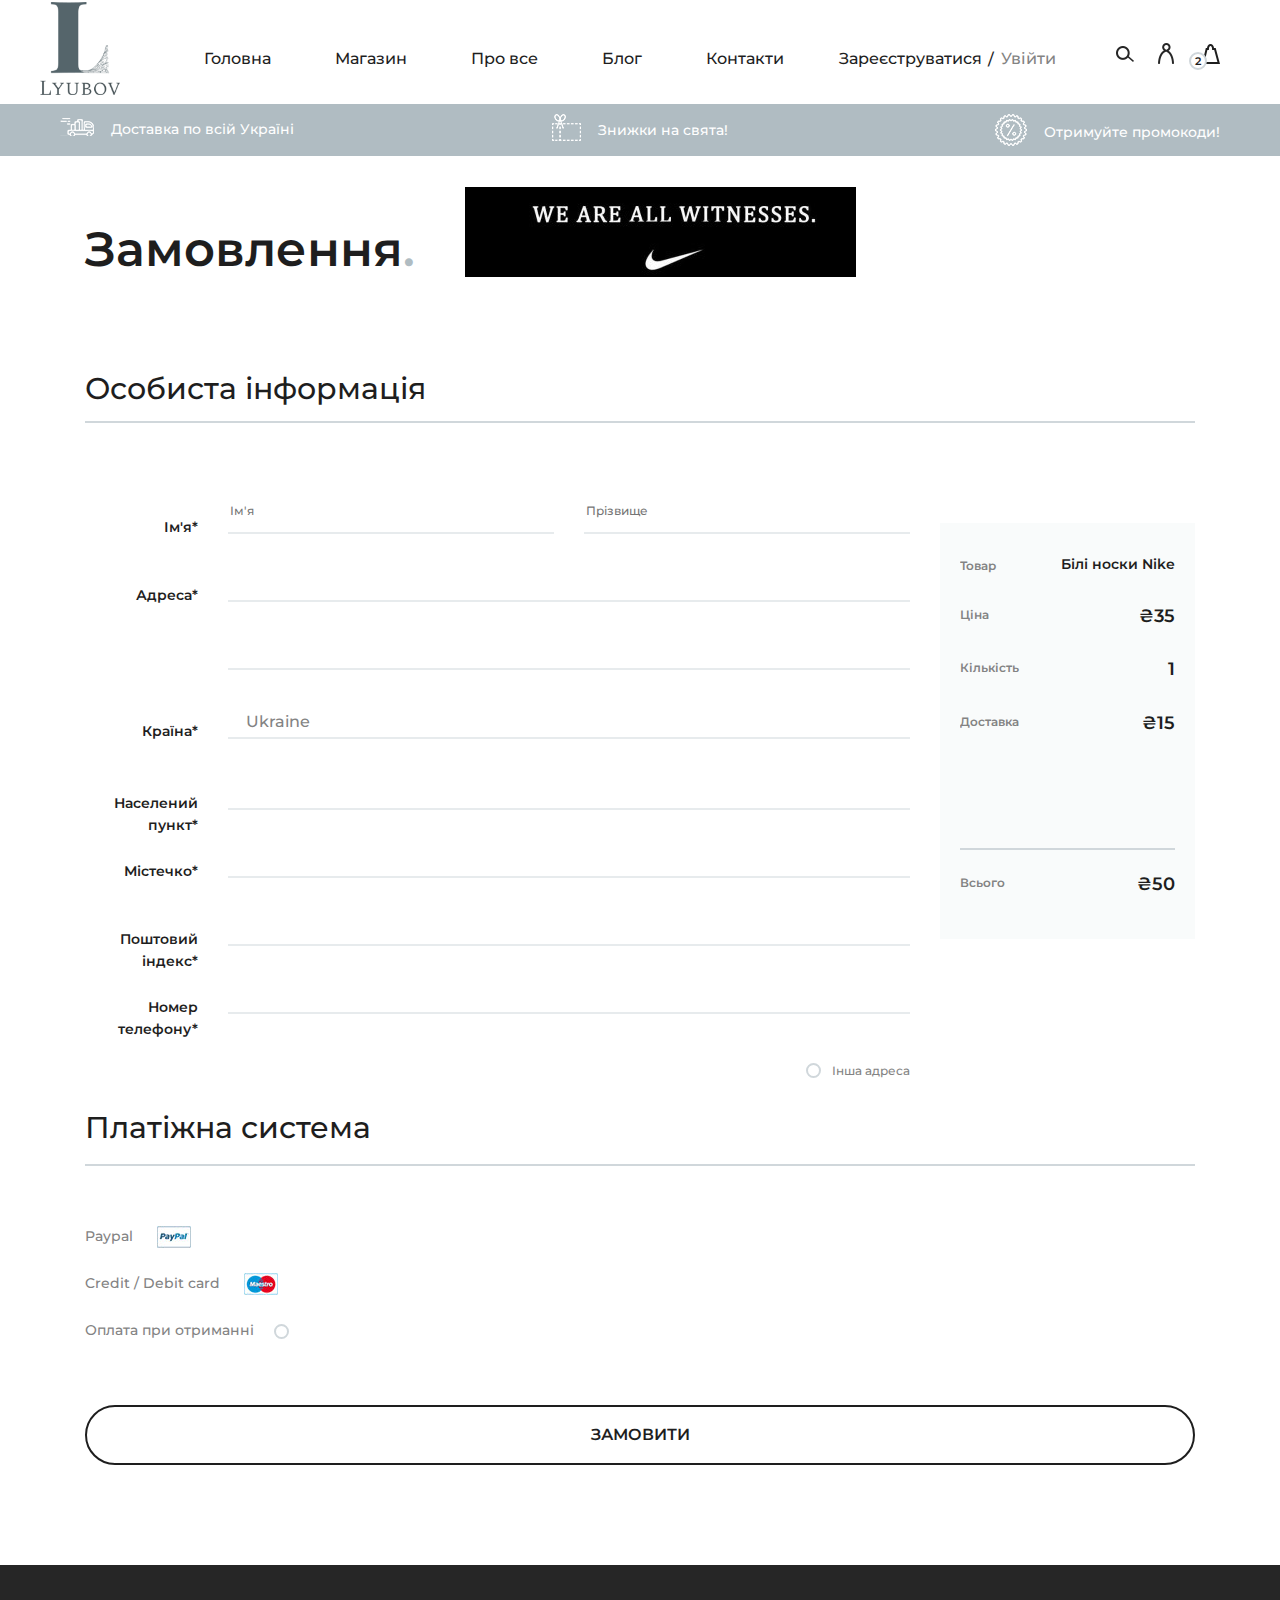
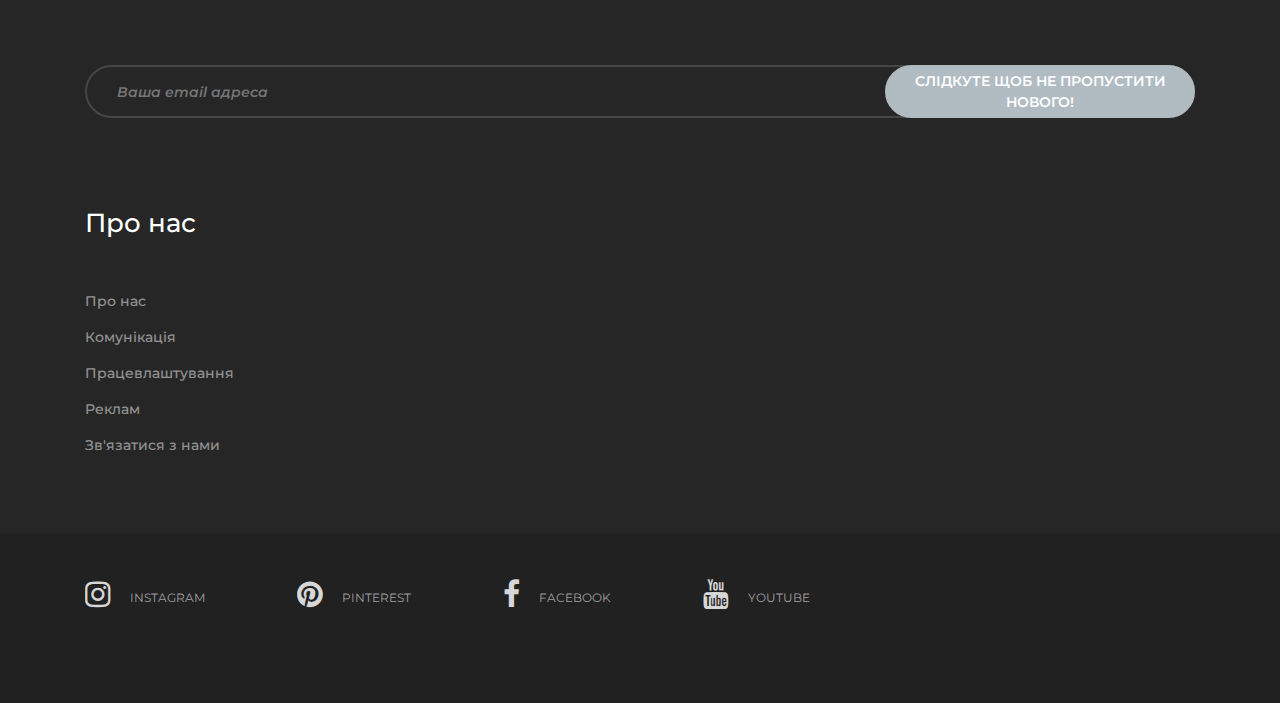
<file: LYUBOVshop/check-out.html>
<!DOCTYPE html>
<html lang="zxx">

<head>
    <meta charset="UTF-8">
    <meta name="description" content="Yoga Studio Template">
    <meta name="keywords" content="Yoga, unica, creative, html">
    <meta name="viewport" content="width=device-width, initial-scale=1.0">
    <meta http-equiv="X-UA-Compatible" content="ie=edge">
    <title>Liubov | Socks</title>

    <!-- Google Font -->
    <link href="https://fonts.googleapis.com/css?family=Amatic+SC:400,700&display=swap" rel="stylesheet">
    <link href="https://fonts.googleapis.com/css?family=Montserrat:100,200,300,400,500,600,700,800,900&display=swap"
        rel="stylesheet">

    <!-- Css Styles -->
    <link rel="stylesheet" href="css/bootstrap.min.css" type="text/css">
    <link rel="stylesheet" href="css/font-awesome.min.css" type="text/css">
    <link rel="stylesheet" href="css/nice-select.css" type="text/css">
    <link rel="stylesheet" href="css/owl.carousel.min.css" type="text/css">
    <link rel="stylesheet" href="css/magnific-popup.css" type="text/css">
    <link rel="stylesheet" href="css/slicknav.min.css" type="text/css">
    <link rel="stylesheet" href="css/style.css" type="text/css">
</head>

<body>
    <!-- Page Preloder -->
    <div id="preloder">
        <div class="loader"></div>
    </div>
    
    <!-- Search model -->
	<div class="search-model">
		<div class="h-100 d-flex align-items-center justify-content-center">
			<div class="search-close-switch">+</div>
			<form class="search-model-form">
				<input type="text" id="search-input" placeholder="Search here.....">
			</form>
		</div>
	</div>
	<!-- Search model end -->

    <!-- Header Section Begin -->
    <header class="header-section">
        <div class="container-fluid">
            <div class="inner-header">
                <div class="logo">
                    <a href="./index.html"><img src="img/logo.png" alt=""></a>
                </div>
                <div class="header-right">
                    <img src="img/icons/search.png" alt="" class="search-trigger">
                    <img src="img/icons/man.png" alt="">
                    <a href="#">
                        <img src="img/icons/bag.png" alt="">
                        <span>2</span>
                    </a>
                </div>
                <div class="user-access">
                    <a href="#">Зареєструватися</a>
                    <a href="#" class="in">Увійти</a>
                </div>
                <nav class="main-menu mobile-menu">
                    <ul>
                        <li><a href="./index.html">Головна</a></li>
                        <li><a href="./categories.html">Магазин</a>
                            <ul class="sub-menu">
                                <li><a href="product-page.html">Каталог</a></li>
                                <li><a href="shopping-cart.html">Покупкова карта</a></li>
                                <li><a href="check-out.html">Інше</a></li>
                            </ul>
                        </li>
                        <li><a href="./product-page.html">Про все</a></li>
                        <li><a href="./check-out.html">Блог</a></li>
                        <li><a href="./contact.html">Контакти</a></li>
                    </ul>
                </nav>
            </div>
        </div>
    </header>
    <!-- Header Info Begin -->
    <div class="header-info">
        <div class="container-fluid">
            <div class="row">
                <div class="col-md-4">
                    <div class="header-item">
                        <img src="img/icons/delivery.png" alt="">
                        <p>Доставка по всій Україні</p>
                    </div>
                </div>
                <div class="col-md-4 text-left text-lg-center">
                    <div class="header-item">
                        <img src="img/icons/voucher.png" alt="">
                        <p>Знижки на свята!</p>
                    </div>
                </div>
                <div class="col-md-4 text-left text-xl-right">
                    <div class="header-item">
                    <img src="img/icons/sales.png" alt="">
                    <p>Отримуйте промокоди!</p>
                </div>
                </div>
            </div>
        </div>
    </div>
    <!-- Header Info End -->
    <!-- Header End -->

    <!-- Page Add Section Begin -->
    <section class="page-add">
        <div class="container">
            <div class="row">
                <div class="col-lg-4">
                    <div class="page-breadcrumb">
                        <h2>Замовлення<span>.</span></h2>
                    </div>
                </div>
                <div class="col-lg-8">
                    <img src="img/add.jpg" alt="">
                </div>
            </div>
        </div>
    </section>
    <!-- Page Add Section End -->

    <!-- Cart Total Page Begin -->
    <section class="cart-total-page spad">
        <div class="container">
            <form action="#" class="checkout-form">
                <div class="row">
                    <div class="col-lg-12">
                        <h3>Особиста інформація</h3>
                    </div>
                    <div class="col-lg-9">
                        <div class="row">
                            <div class="col-lg-2">
                                <p class="in-name">Ім'я*</p>
                            </div>
                            <div class="col-lg-5">
                                <input type="text" placeholder="Ім'я">
                            </div>
                            <div class="col-lg-5">
                                <input type="text" placeholder="Прізвище">
                            </div>
                        </div>
                        <div class="row">
                            <div class="col-lg-2">
                                <p class="in-name">Адреса*</p>
                            </div>
                            <div class="col-lg-10">
                                <input type="text">
                                <input type="text">
                            </div>
                        </div>
                        <div class="row">
                            <div class="col-lg-2">
                                <p class="in-name">Країна*</p>
                            </div>
                            <div class="col-lg-10">
                                <select class="cart-select country-usa">
                                    <option>Ukraine</option>
                                </select>
                            </div>
                        </div>
                        <div class="row">
                            <div class="col-lg-2">
                                <p class="in-name">Населений пункт*</p>
                            </div>
                            <div class="col-lg-10">
                                <input type="text">
                            </div>
                        </div>
                        <div class="row">
                            <div class="col-lg-2">
                                <p class="in-name">Містечко*</p>
                            </div>
                            <div class="col-lg-10">
                                <input type="text">
                            </div>
                        </div>
                        <div class="row">
                            <div class="col-lg-2">
                                <p class="in-name">Поштовий індекс*</p>
                            </div>
                            <div class="col-lg-10">
                                <input type="text">
                            </div>
                        </div>
                        <div class="row">
                            <div class="col-lg-2">
                                <p class="in-name">Номер телефону*</p>
                            </div>
                            <div class="col-lg-10">
                                <input type="text">
                            </div>
                        </div>
                        <div class="row">
                            <div class="col-lg-12 text-right">
                                <div class="diff-addr">
                                    <input type="radio" id="one">
                                    <label for="one">Інша адреса</label>
                                </div>
                            </div>
                        </div>
                    </div>
                    <div class="col-lg-3">
                        <div class="order-table">
                            <div class="cart-item">
                                <span>Товар</span>
                                <p class="product-name">Білі носки Nike</p>
                            </div>
                            <div class="cart-item">
                                <span>Ціна</span>
                                <p>₴35</p>
                            </div>
                            <div class="cart-item">
                                <span>Кількість</span>
                                <p>1</p>
                            </div>
                            <div class="cart-item">
                                <span>Доставка</span>
                                <p>₴15</p>
                            </div>

                            <div class="cart-total">
                                <span>Всього</span>
                                <p>₴50</p>
                            </div>
                        </div>
                    </div>
                </div>
                <div class="row">
                    <div class="col-lg-12">
                        <div class="payment-method">
                            <h3>Платіжна система</h3>
                            <ul>
                                <li>Paypal <img src="img/paypal.jpg" alt=""></li>
                                <li>Credit / Debit card <img src="img/mastercard.jpg" alt=""></li>
                                <li>
                                    <label for="two">Оплата при отриманні</label>
                                    <input type="radio" id="two">
                                </li>
                            </ul>
                            <button type="submit">Замовити</button>
                        </div>
                    </div>
                </div>
            </form>
        </div>
    </section>
    <!-- Cart Total Page End -->

    <!-- Footer Section Begin -->
    <footer class="footer-section spad">
        <div class="container">
            <div class="newslatter-form">
                <div class="row">
                    <div class="col-lg-12">
                        <form action="#">
                            <input type="text" placeholder="Ваша email адреса">
                            <button type="submit">Слідкуте щоб не пропустити нового!</button>
                        </form>
                    </div>
                </div>
            </div>
            <div class="footer-widget">
                <div class="row">
                    <div class="col-lg-3 col-sm-6">
                        <div class="single-footer-widget">
                            <h4>Про нас</h4>
                            <ul>
                                <li>Про нас</li>
                                <li>Комунікація</li>
                                <li>Працевлаштування</li>
                                <li>Реклам</li>
                                <li>Зв'язатися з нами</li>
                            </ul>
                        </div>
                    </div>
                    <div class="col-lg-3 col-sm-6">
                        <div class="single-footer-widget">                          
                        </div>
                    </div>
                    <div class="col-lg-3 col-sm-6">
                        <div class="single-footer-widget">
                        </div>
                    </div>
                    <div class="col-lg-3 col-sm-6">
                        <div class="single-footer-widget">                        
                            </ul>
                        </div>
                    </div>
                </div>
            </div>
        </div>
        <div class="social-links-warp">
			<div class="container">
				<div class="social-links">
					<a href="" class="instagram"><i class="fa fa-instagram"></i><span>instagram</span></a>
					<a href="" class="pinterest"><i class="fa fa-pinterest"></i><span>pinterest</span></a>
					<a href="" class="facebook"><i class="fa fa-facebook"></i><span>facebook</span></a>
					<a href="" class="youtube"><i class="fa fa-youtube"></i><span>youtube</span></a>
			</div>

<div class="container text-center pt-5">

		</div>
    </footer>
    <!-- Footer Section End -->

    <!-- Js Plugins -->
    <script src="js/jquery-3.3.1.min.js"></script>
    <script src="js/bootstrap.min.js"></script>
    <script src="js/jquery.magnific-popup.min.js"></script>
    <script src="js/jquery.slicknav.js"></script>
    <script src="js/owl.carousel.min.js"></script>
    <script src="js/jquery.nice-select.min.js"></script>
    <script src="js/mixitup.min.js"></script>
    <script src="js/main.js"></script>
</body>

</html>
</file>
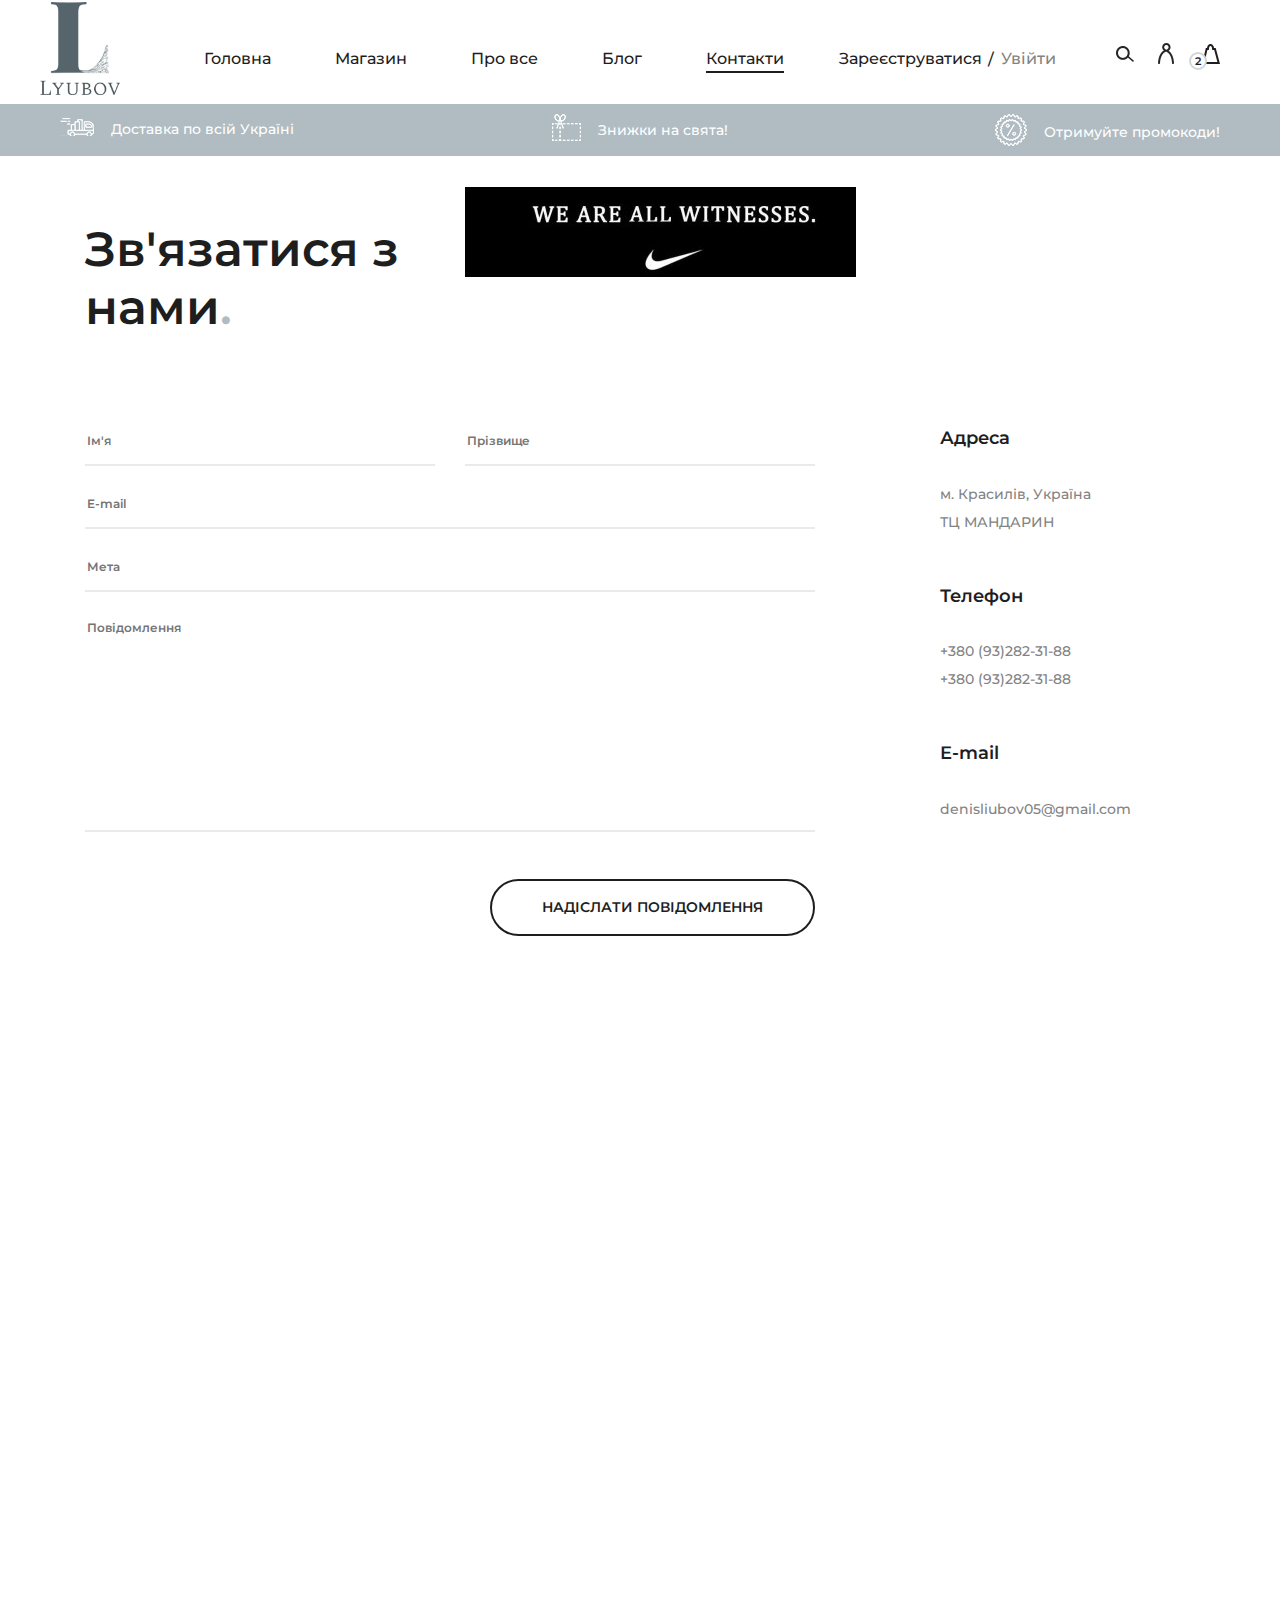
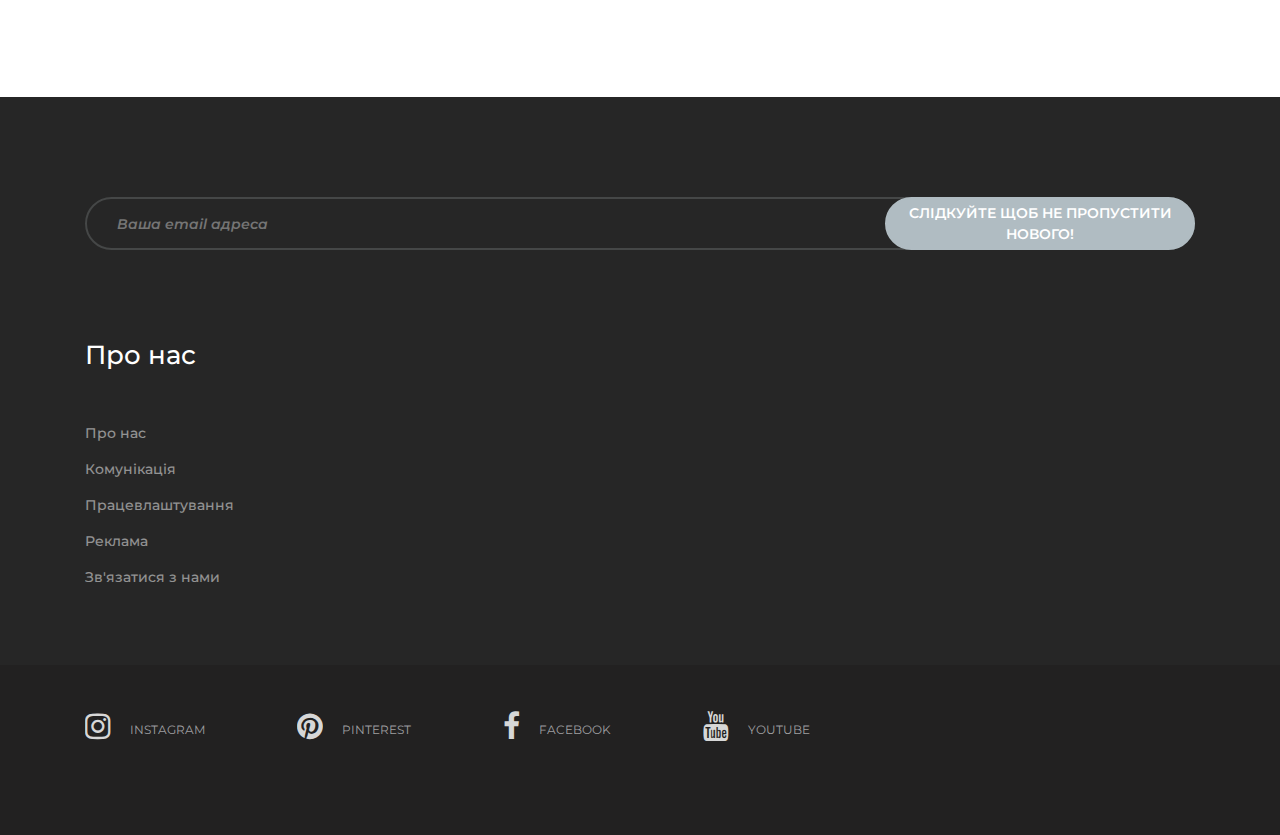
<file: LYUBOVshop/contact.html>
<!DOCTYPE html>
<html lang="zxx">

<head>
    <meta charset="UTF-8">
    <meta name="description" content="Yoga Studio Template">
    <meta name="keywords" content="Yoga, unica, creative, html">
    <meta name="viewport" content="width=device-width, initial-scale=1.0">
    <meta http-equiv="X-UA-Compatible" content="ie=edge">
    <title>Liubov | Socks</title>

    <!-- Google Font -->
    <link href="https://fonts.googleapis.com/css?family=Amatic+SC:400,700&display=swap" rel="stylesheet">
    <link href="https://fonts.googleapis.com/css?family=Montserrat:100,200,300,400,500,600,700,800,900&display=swap"
        rel="stylesheet">

    <!-- Css Styles -->
    <link rel="stylesheet" href="css/bootstrap.min.css" type="text/css">
    <link rel="stylesheet" href="css/font-awesome.min.css" type="text/css">
    <link rel="stylesheet" href="css/nice-select.css" type="text/css">
    <link rel="stylesheet" href="css/owl.carousel.min.css" type="text/css">
    <link rel="stylesheet" href="css/magnific-popup.css" type="text/css">
    <link rel="stylesheet" href="css/slicknav.min.css" type="text/css">
    <link rel="stylesheet" href="css/style.css" type="text/css">
</head>

<body>
    <!-- Page Preloder -->
    <div id="preloder">
        <div class="loader"></div>
    </div>
    
    <!-- Search model -->
	<div class="search-model">
		<div class="h-100 d-flex align-items-center justify-content-center">
			<div class="search-close-switch">+</div>
			<form class="search-model-form">
				<input type="text" id="search-input" placeholder="Search here.....">
			</form>
		</div>
	</div>
	<!-- Search model end -->

    <!-- Header Section Begin -->
    <header class="header-section">
        <div class="container-fluid">
            <div class="inner-header">
                <div class="logo">
                    <a href="./index.html"><img src="img/logo.png" alt=""></a>
                </div>
                <div class="header-right">
                    <img src="img/icons/search.png" alt="" class="search-trigger">
                    <img src="img/icons/man.png" alt="">
                    <a href="#">
                        <img src="img/icons/bag.png" alt="">
                        <span>2</span>
                    </a>
                </div>
                <div class="user-access">
                    <a href="#">Зареєструватися</a>
                    <a href="#" class="in">Увійти</a>
                </div>
                <nav class="main-menu mobile-menu">
                    <ul>
                        <li><a href="./index.html">Головна</a></li>
                        <li><a href="./categories.html">Магазин</a>
                            <ul class="sub-menu">
                                <li><a href="product-page.html">Каталог</a></li>
                                <li><a href="shopping-cart.html">Кошик</a></li>
                                <li><a href="check-out.html">Замовити</a></li>
                            </ul>
                        </li>
                        <li><a href="./product-page.html">Про все</a></li>
                        <li><a href="./check-out.html">Блог</a></li>
                        <li><a class="active" href="./contact.html">Контакти</a></li>
                    </ul>
                </nav>
            </div>
        </div>
    </header>
    <!-- Header Info Begin -->
    <div class="header-info">
        <div class="container-fluid">
            <div class="row">
                <div class="col-md-4">
                    <div class="header-item">
                        <img src="img/icons/delivery.png" alt="">
                        <p>Доставка по всій Україні</p>
                    </div>
                </div>
                <div class="col-md-4 text-left text-lg-center">
                    <div class="header-item">
                        <img src="img/icons/voucher.png" alt="">
                        <p>Знижки на свята!</p>
                    </div>
                </div>
                <div class="col-md-4 text-left text-xl-right">
                    <div class="header-item">
                    <img src="img/icons/sales.png" alt="">
                    <p>Отримуйте промокоди!</p>
                </div>
                </div>
            </div>
        </div>
    </div>
    <!-- Header Info End -->
    <!-- Header End -->

    <!-- Page Add Section Begin -->
    <section class="page-add">
        <div class="container">
            <div class="row">
                <div class="col-lg-4">
                    <div class="page-breadcrumb">
                        <h2>Зв'язатися з нами<span>.</span></h2>
                    </div>
                </div>
                <div class="col-lg-8">
                    <img src="img/add.jpg" alt="">
                </div>
            </div>
        </div>
    </section>
    <!-- Page Add Section End -->

    <!-- Contact Section Begin -->
    <div class="contact-section">
        <div class="container">
            <div class="row">
                <div class="col-lg-8">
                    <form action="#" class="contact-form">
                        <div class="row">
                            <div class="col-lg-6">
                                <input type="text" placeholder="Ім'я">
                            </div>
                            <div class="col-lg-6">
                                <input type="text" placeholder="Прізвище">
                            </div>
                            <div class="col-lg-12">
                                <input type="email" placeholder="E-mail">
                                <input type="text" placeholder="Мета">
                                <textarea placeholder="Повідомлення"></textarea>
                            </div>
                            <div class="col-lg-12 text-right">
                                <button type="submit">Надіслати повідомлення</button>
                            </div>
                        </div>
                    </form>
                </div>
                <div class="col-lg-3 offset-lg-1">
                    <div class="contact-widget">
                        <div class="cw-item">
                            <h5>Адреса</h5>
                            <ul>
                                <li>м. Красилів, Україна </li>
                                <li>ТЦ МАНДАРИН</li>
                            </ul>
                        </div>
                        <div class="cw-item">
                            <h5>Телефон</h5>
                            <ul>
                                <li>+380 (93)282-31-88</li>
                                <li>+380 (93)282-31-88</li>
                            </ul>
                        </div>
                        <div class="cw-item">
                            <h5>E-mail</h5>
                            <ul>
                                <li>denisliubov05@gmail.com</li>                            
                            </ul>
                        </div>
                    </div>
                </div>
            </div>
            <div class="map">
                <div class="row">
                    <div class="col-lg-12">
                       <div style="width: 100%"><iframe width="100%" height="560" frameborder="0" scrolling="no" marginheight="0" marginwidth="0" src="https://maps.google.com/maps?width=100%25&amp;height=560&amp;hl=en&amp;q=Krasyliv,%20Ukraine+(My%20Business%20Name)&amp;t=&amp;z=16&amp;ie=UTF8&amp;iwloc=B&amp;output=embed"><a href="https://www.gps.ie/golf-gps/">best golf gps</a></iframe></div>
                    </div>
                </div>
            </div>
        </div>
    </div>
    <!-- Contact Section End -->

    <!-- Footer Section Begin -->
    <footer class="footer-section spad">
        <div class="container">
            <div class="newslatter-form">
                <div class="row">
                    <div class="col-lg-12">
                        <form action="#">
                            <input type="text" placeholder="Ваша email адреса">
                            <button type="submit">Слідкуйте щоб не пропустити нового!</button>
                        </form>
                    </div>
                </div>
            </div>
            <div class="footer-widget">
                <div class="row">
                    <div class="col-lg-3 col-sm-6">
                        <div class="single-footer-widget">
                            <h4>Про нас</h4>
                            <ul>
                                <li>Про нас</li>
                                <li>Комунікація</li>
                                <li>Працевлаштування</li>
                                <li>Реклама</li>
                                <li>Зв'язатися з нами</li>
                            </ul>
                        </div>
                    </div>
                    <div class="col-lg-3 col-sm-6">
                        <div class="single-footer-widget">
                            
                        </div>
                    </div>
                    <div class="col-lg-3 col-sm-6">
                        <div class="single-footer-widget">
                           
                        </div>
                    </div>
                    <div class="col-lg-3 col-sm-6">
                        <div class="single-footer-widget">
                            
                        </div>
                    </div>
                </div>
            </div>
        </div>
        <div class="social-links-warp">
			<div class="container">
				<div class="social-links">
					<a href="" class="instagram"><i class="fa fa-instagram"></i><span>instagram</span></a>
					<a href="" class="pinterest"><i class="fa fa-pinterest"></i><span>pinterest</span></a>
					<a href="" class="facebook"><i class="fa fa-facebook"></i><span>facebook</span></a>
				
					<a href="" class="youtube"><i class="fa fa-youtube"></i><span>youtube</span></a>
					
				</div>
			</div>

<div class="container text-center pt-5">
                
            </div>


		</div>
    </footer>
    <!-- Footer Section End -->

    <!-- Js Plugins -->
    <script src="js/jquery-3.3.1.min.js"></script>
    <script src="js/bootstrap.min.js"></script>
    <script src="js/jquery.magnific-popup.min.js"></script>
    <script src="js/jquery.slicknav.js"></script>
    <script src="js/owl.carousel.min.js"></script>
    <script src="js/jquery.nice-select.min.js"></script>
    <script src="js/mixitup.min.js"></script>
    <script src="js/main.js"></script>
</body>

</html>
</file>
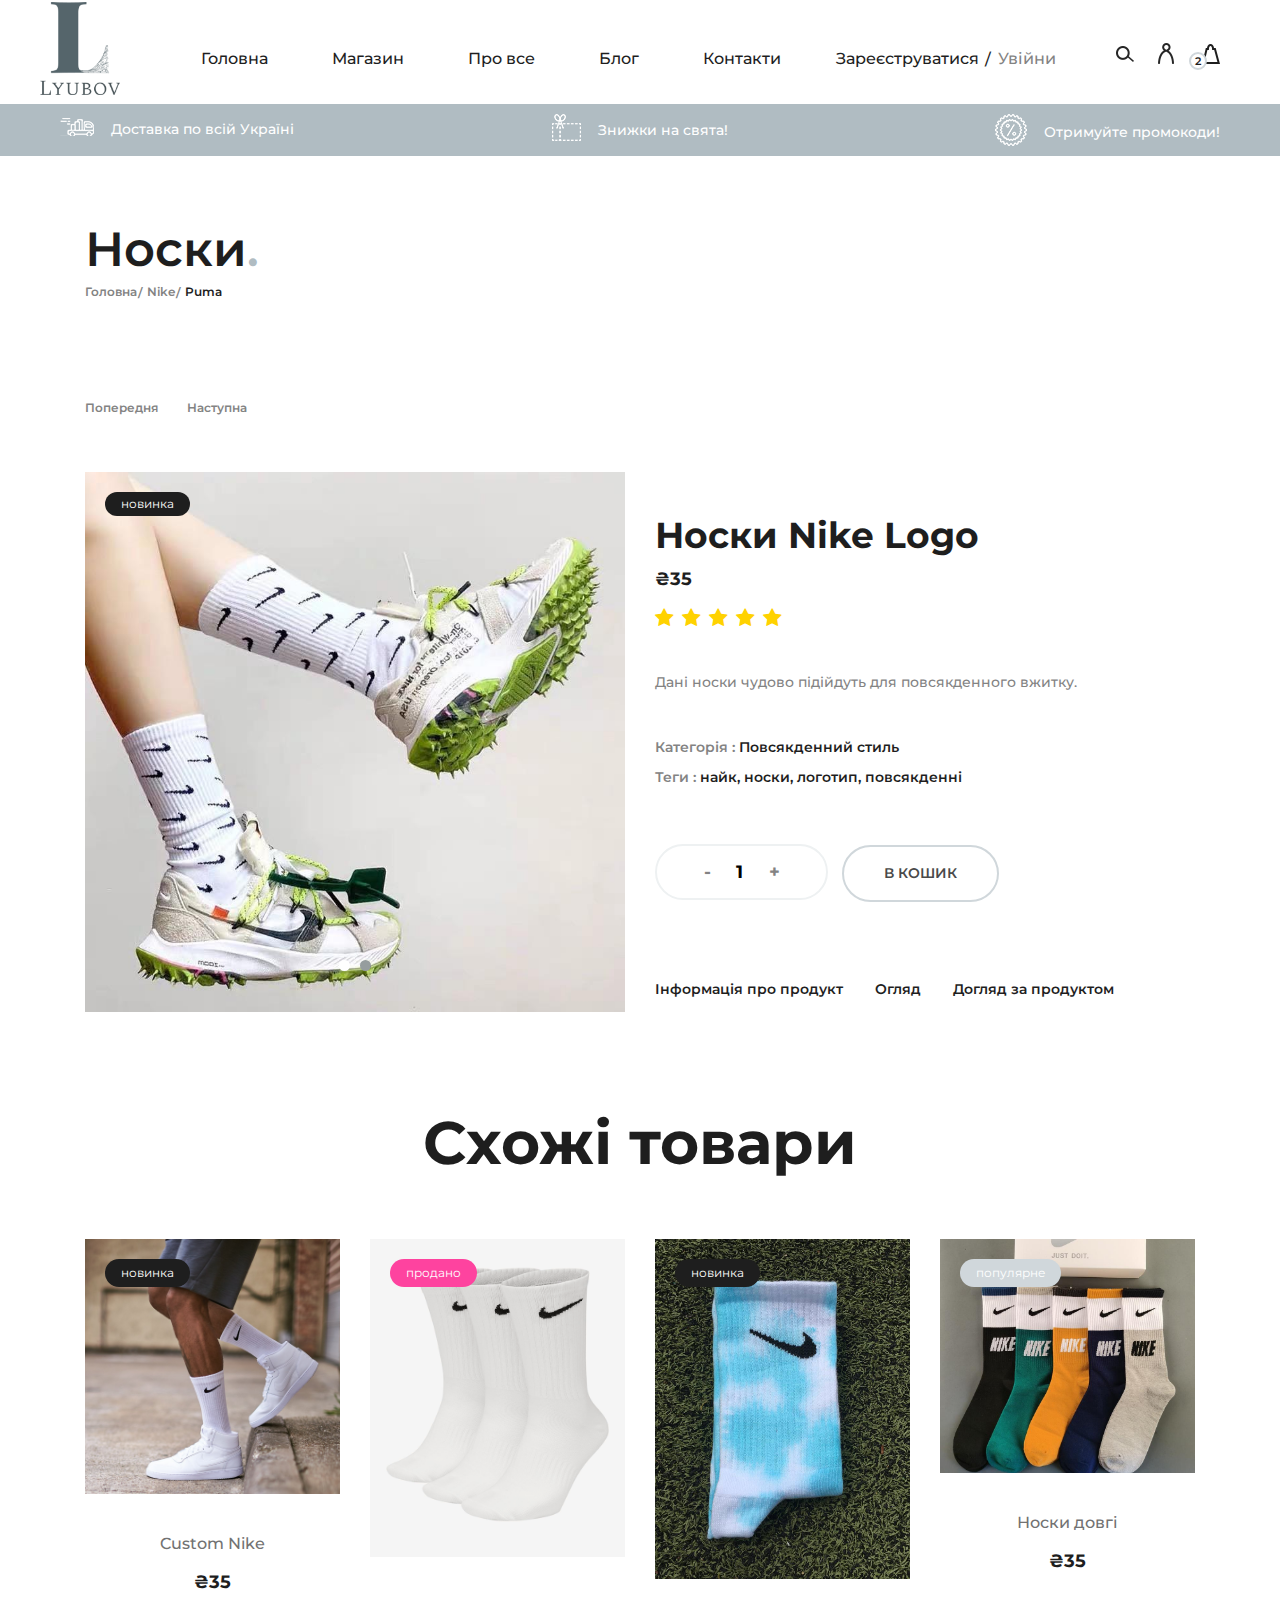
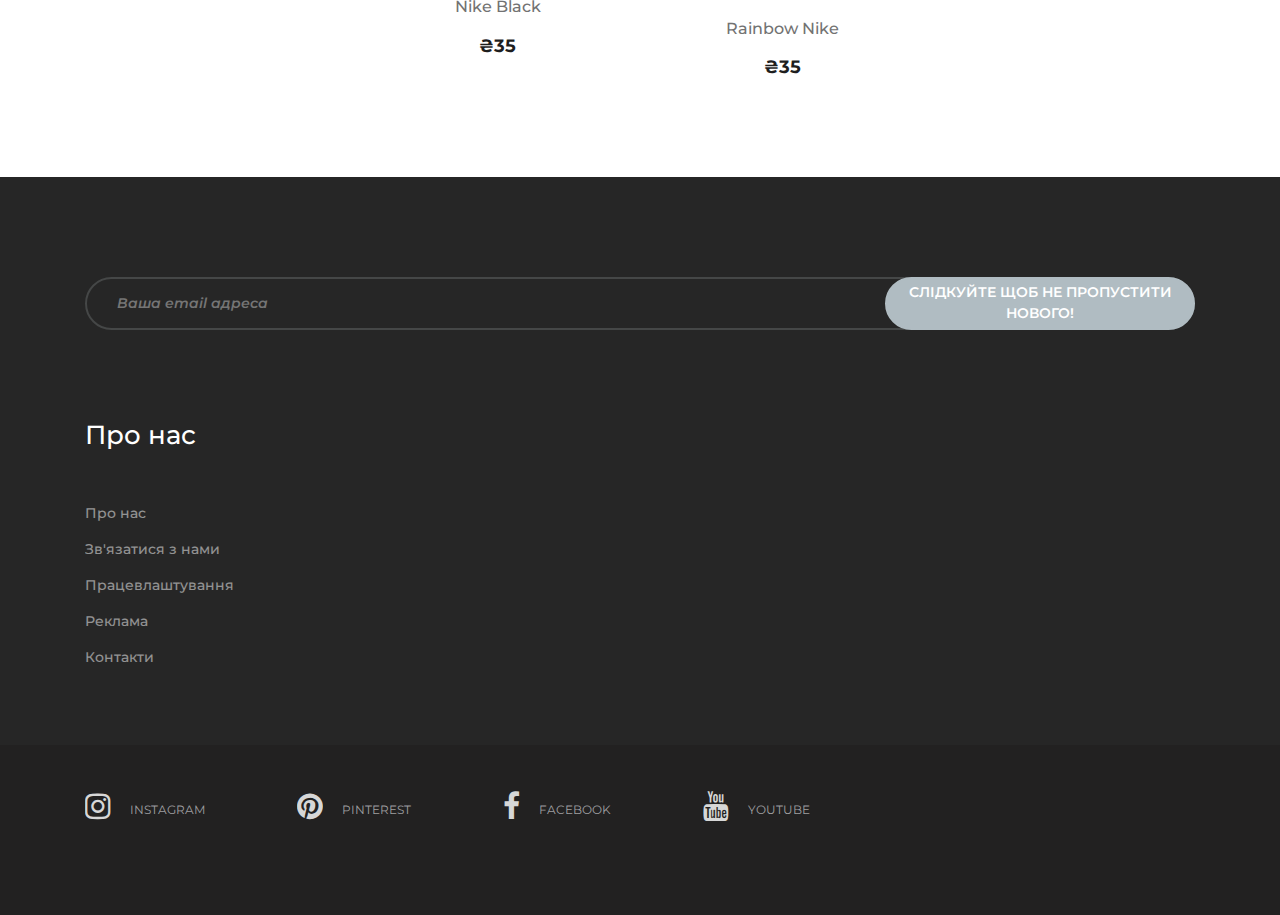
<file: LYUBOVshop/product-page.html>
<!DOCTYPE html>
<html lang="zxx">

<head>
    <meta charset="UTF-8">
    <meta name="description" content="Yoga Studio Template">
    <meta name="keywords" content="Yoga, unica, creative, html">
    <meta name="viewport" content="width=device-width, initial-scale=1.0">
    <meta http-equiv="X-UA-Compatible" content="ie=edge">
    <title>Liubov | Socks</title>

    <!-- Google Font -->
    <link href="https://fonts.googleapis.com/css?family=Amatic+SC:400,700&display=swap" rel="stylesheet">
    <link href="https://fonts.googleapis.com/css?family=Montserrat:100,200,300,400,500,600,700,800,900&display=swap"
        rel="stylesheet">

    <!-- Css Styles -->
    <link rel="stylesheet" href="css/bootstrap.min.css" type="text/css">
    <link rel="stylesheet" href="css/font-awesome.min.css" type="text/css">
    <link rel="stylesheet" href="css/nice-select.css" type="text/css">
    <link rel="stylesheet" href="css/owl.carousel.min.css" type="text/css">
    <link rel="stylesheet" href="css/magnific-popup.css" type="text/css">
    <link rel="stylesheet" href="css/slicknav.min.css" type="text/css">
    <link rel="stylesheet" href="css/style.css" type="text/css">
</head>

<body>
    <!-- Page Preloder -->
    <div id="preloder">
        <div class="loader"></div>
    </div>
    
    <!-- Search model -->
	<div class="search-model">
		<div class="h-100 d-flex align-items-center justify-content-center">
			<div class="search-close-switch">+</div>
			<form class="search-model-form">
				<input type="text" id="search-input" placeholder="Search here.....">
			</form>
		</div>
	</div>
	<!-- Search model end -->

    <!-- Header Section Begin -->
    <header class="header-section">
        <div class="container-fluid">
            <div class="inner-header">
                <div class="logo">
                    <a href="./index.html"><img src="img/logo.png" alt=""></a>
                </div>
                <div class="header-right">
                    <img src="img/icons/search.png" alt="" class="search-trigger">
                    <img src="img/icons/man.png" alt="">
                    <a href="#">
                        <img src="img/icons/bag.png" alt="">
                        <span>2</span>
                    </a>
                </div>
                <div class="user-access">
                    <a href="#">Зареєструватися</a>
                    <a href="#" class="in">Увійни</a>
                </div>
                <nav class="main-menu mobile-menu">
                    <ul>
                        <li><a href="./index.html">Головна</a></li>
                        <li><a href="./categories.html">Магазин</a>
                            <ul class="sub-menu">
                                <li><a href="product-page.html">Каталог</a></li>
                                <li><a href="shopping-cart.html">Кошик</a></li>
                                <li><a href="check-out.html">Замовити</a></li>
                            </ul>
                        </li>
                        <li><a href="./product-page.html">Про все</a></li>
                        <li><a href="./check-out.html">Блог</a></li>
                        <li><a href="./contact.html">Контакти</a></li>
                    </ul>
                </nav>
            </div>
        </div>
    </header>
    <!-- Header Info Begin -->
    <div class="header-info">
        <div class="container-fluid">
            <div class="row">
                <div class="col-md-4">
                    <div class="header-item">
                        <img src="img/icons/delivery.png" alt="">
                        <p>Доставка по всій Україні</p>
                    </div>
                </div>
                <div class="col-md-4 text-left text-lg-center">
                    <div class="header-item">
                        <img src="img/icons/voucher.png" alt="">
                        <p>Знижки на свята!</p>
                    </div>
                </div>
                <div class="col-md-4 text-left text-xl-right">
                    <div class="header-item">
                    <img src="img/icons/sales.png" alt="">
                    <p>Отримуйте промокоди!</p>
                </div>
                </div>
            </div>
        </div>
    </div>
    <!-- Header Info End -->
    <!-- Header End -->

    <!-- Page Add Section Begin -->
    <section class="page-add">
        <div class="container">
            <div class="row">
                <div class="col-lg-4">
                    <div class="page-breadcrumb">
                        <h2>Носки<span>.</span></h2>
                        <a href="#">Головна</a>
                        <a href="#">Nike</a>
                        <a class="active" href="#">Puma</a>
                    </div>
                </div>
                <div class="col-lg-8">
                    
                </div>
            </div>
        </div>
    </section>
    <!-- Page Add Section End -->

    <!-- Product Page Section Beign -->
    <section class="product-page">
        <div class="container">
            <div class="product-control">
                <a href="#">Попередня</a>
                <a href="#">Наступна</a>
            </div>
            <div class="row">
                <div class="col-lg-6">
                    <div class="product-slider owl-carousel">
                        <div class="product-img">
                            <figure>
                                <img src="img/product/product-1.jpg" alt="">
                                <div class="p-status">новинка</div>
                            </figure>
                        </div>
                        <div class="product-img">
                            <figure>
                                <img src="img/product/product-1.jpg" alt="">
                                <div class="p-status">новинка</div>
                            </figure>
                        </div>
                    </div>
                    
                </div>
                <div class="col-lg-6">
                    <div class="product-content">
                        <h2>Носки Nike Logo</h2>
                        <div class="pc-meta">
                            <h5>₴35</h5>
                            <div class="rating">
                                <i class="fa fa-star"></i>
                                <i class="fa fa-star"></i>
                                <i class="fa fa-star"></i>
                                <i class="fa fa-star"></i>
                                <i class="fa fa-star"></i>
                            </div>
                        </div>
                        <p>Дані носки чудово підійдуть для повсякденного вжитку.</p>
                        <ul class="tags">
                            <li><span>Категорія :</span> Повсякденний стиль</li>
                            <li><span>Теги :</span> найк, носки, логотип, повсякденні</li>
                        </ul>
                        <div class="product-quantity">
                            <div class="pro-qty">
                                <input type="text" value="1">
                            </div>
                        </div>
                        <a href="#" class="primary-btn pc-btn">В кошик</a>
                        <ul class="p-info">
                            <li>Інформація про продукт</li>
                            <li>Огляд</li>
                            <li>Догляд за продуктом</li>
                        </ul>
                    </div>
                </div>
            </div>
        </div>
    </section>
    <!-- Product Page Section End -->

    <!-- Related Product Section Begin -->
    <section class="related-product spad">
        <div class="container">
            <div class="row">
                <div class="col-lg-12 text-center">
                    <div class="section-title">
                        <h2>Схожі товари</h2>
                    </div>
                </div>
            </div>
            <div class="row">
                <div class="col-lg-3 col-sm-6">
                    <div class="single-product-item">
                        <figure>
                            <a href="#"><img src="img/products/img-1.jpg" alt=""></a>
                            <div class="p-status">новинка</div>
                        </figure>
                        <div class="product-text">
                            <h6>Custom Nike</h6>
                            <p>₴35</p>
                        </div>
                    </div>
                </div>
                <div class="col-lg-3 col-sm-6">
                    <div class="single-product-item">
                        <figure>
                            <a href="#"><img src="img/products/img-2.jpg" alt=""></a>
                            <div class="p-status sale">продано</div>
                        </figure>
                        <div class="product-text">
                            <h6>Nike Black</h6>
                            <p>₴35</p>
                        </div>
                    </div>
                </div>
                <div class="col-lg-3 col-sm-6">
                    <div class="single-product-item">
                        <figure>
                            <a href="#"><img src="img/products/img-3.jpg" alt=""></a>
                            <div class="p-status">новинка</div>
                        </figure>
                        <div class="product-text">
                            <h6>Rainbow Nike</h6>
                            <p>₴35</p>
                        </div>
                    </div>
                </div>
                <div class="col-lg-3 col-sm-6">
                    <div class="single-product-item">
                        <figure>
                            <a href="#"><img src="img/products/img-4.jpg" alt=""></a>
                            <div class="p-status popular">популярне</div>
                        </figure>
                        <div class="product-text">
                            <h6>Носки довгі</h6>
                            <p>₴35</p>
                        </div>
                    </div>
                </div>
            </div>
        </div>
    </section>
    <!-- Related Product Section End -->

    <!-- Footer Section Begin -->
    <footer class="footer-section spad">
        <div class="container">
            <div class="newslatter-form">
                <div class="row">
                    <div class="col-lg-12">
                        <form action="#">
                            <input type="text" placeholder="Ваша email адреса">
                            <button type="submit">Слідкуйте щоб не пропустити нового!</button>
                        </form>
                    </div>
                </div>
            </div>
            <div class="footer-widget">
                <div class="row">
                    <div class="col-lg-3 col-sm-6">
                        <div class="single-footer-widget">
                            <h4>Про нас</h4>
                            <ul>
                                <li>Про нас</li>
                                <li>Зв'язатися з нами</li>
                                <li>Працевлаштування</li>
                                <li>Реклама</li>
                                <li>Контакти</li>
                            </ul>
                        </div>
                    </div>
                    <div class="col-lg-3 col-sm-6">
                        <div class="single-footer-widget">
                        </div>
                    </div>
                    <div class="col-lg-3 col-sm-6">
                        <div class="single-footer-widget">                          
                        </div>
                    </div>
                    <div class="col-lg-3 col-sm-6">
                        <div class="single-footer-widget">                           
                        </div>
                    </div>
                </div>
            </div>
        </div>
        <div class="social-links-warp">
			<div class="container">
				<div class="social-links">
					<a href="" class="instagram"><i class="fa fa-instagram"></i><span>instagram</span></a>
					<a href="" class="pinterest"><i class="fa fa-pinterest"></i><span>pinterest</span></a>
					<a href="" class="facebook"><i class="fa fa-facebook"></i><span>facebook</span></a>
					<a href="" class="youtube"><i class="fa fa-youtube"></i><span>youtube</span></a>
				</div>
			</div>

<div class="container text-center pt-5">
                         </div>

		</div>
    </footer>
    <!-- Footer Section End -->

    <!-- Js Plugins -->
    <script src="js/jquery-3.3.1.min.js"></script>
    <script src="js/bootstrap.min.js"></script>
    <script src="js/jquery.magnific-popup.min.js"></script>
    <script src="js/jquery.slicknav.js"></script>
    <script src="js/owl.carousel.min.js"></script>
    <script src="js/jquery.nice-select.min.js"></script>
    <script src="js/mixitup.min.js"></script>
    <script src="js/main.js"></script>
</body>

</html>
</file>
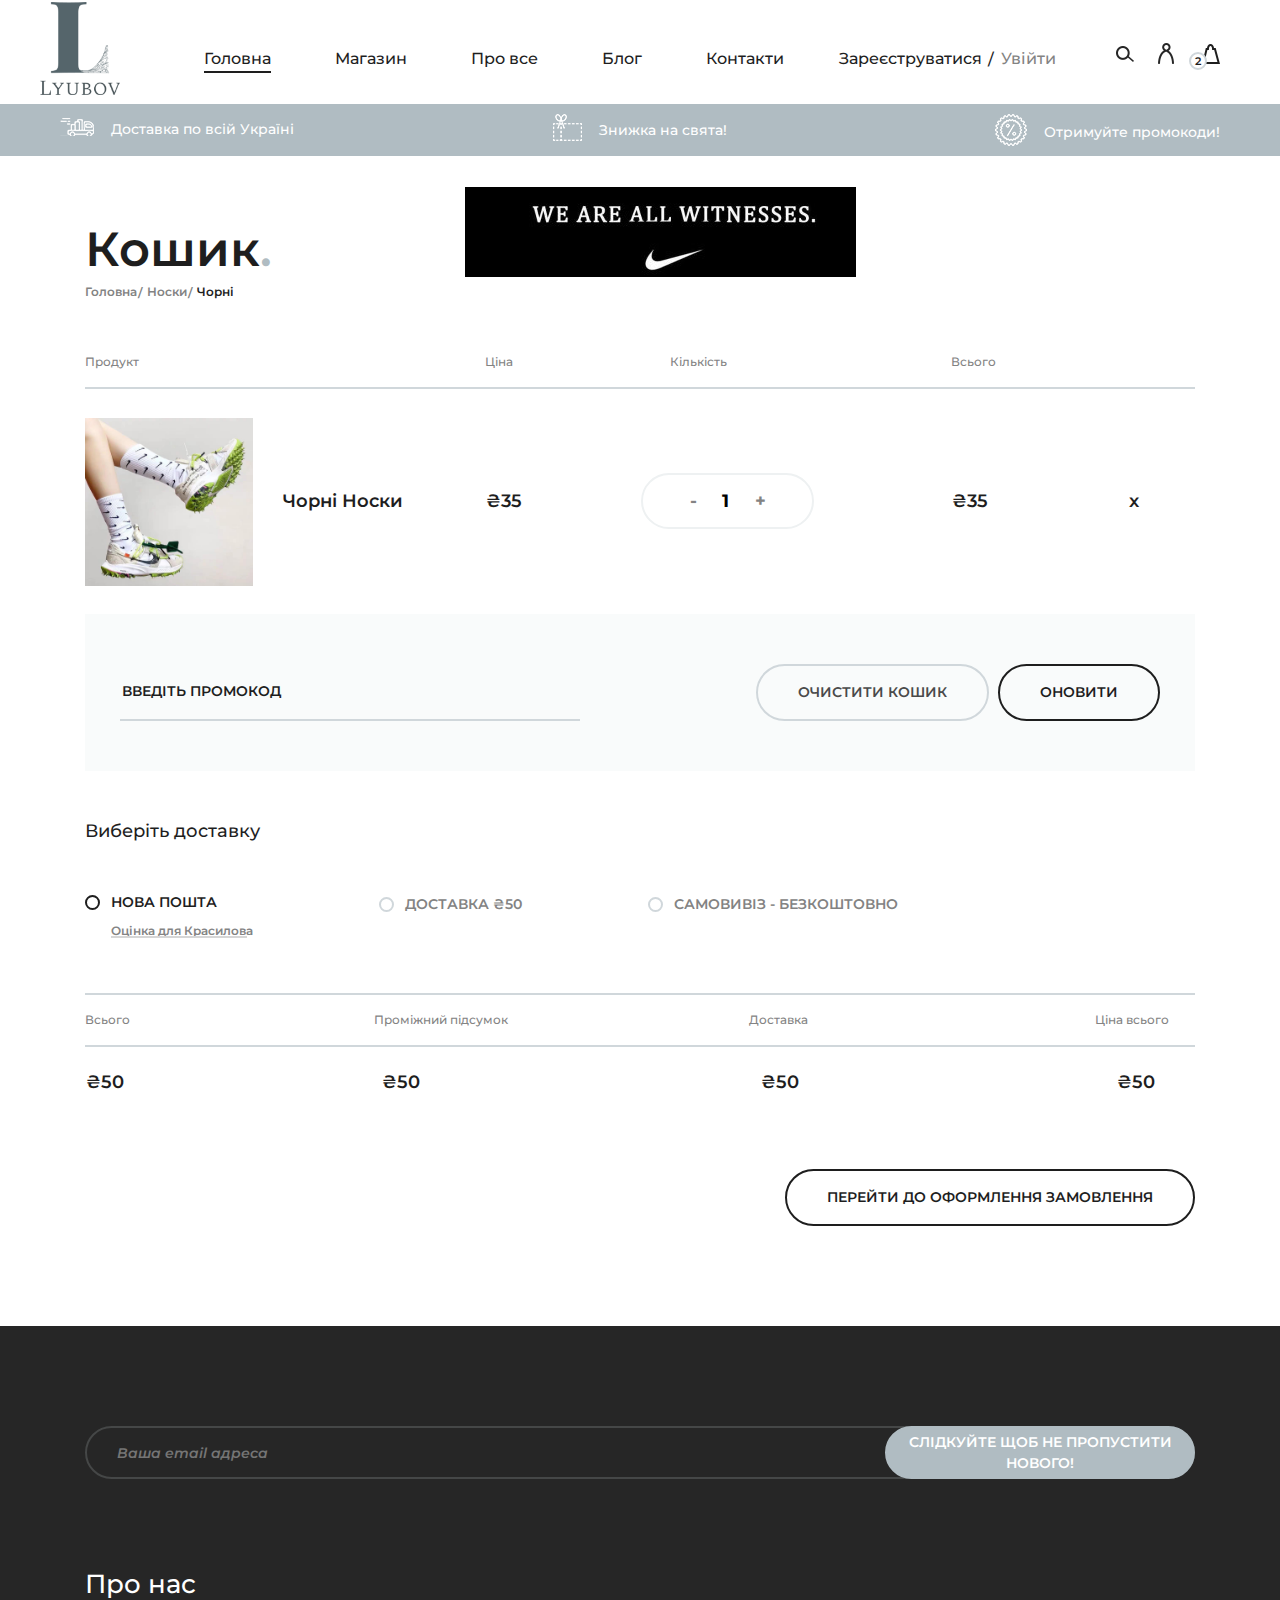
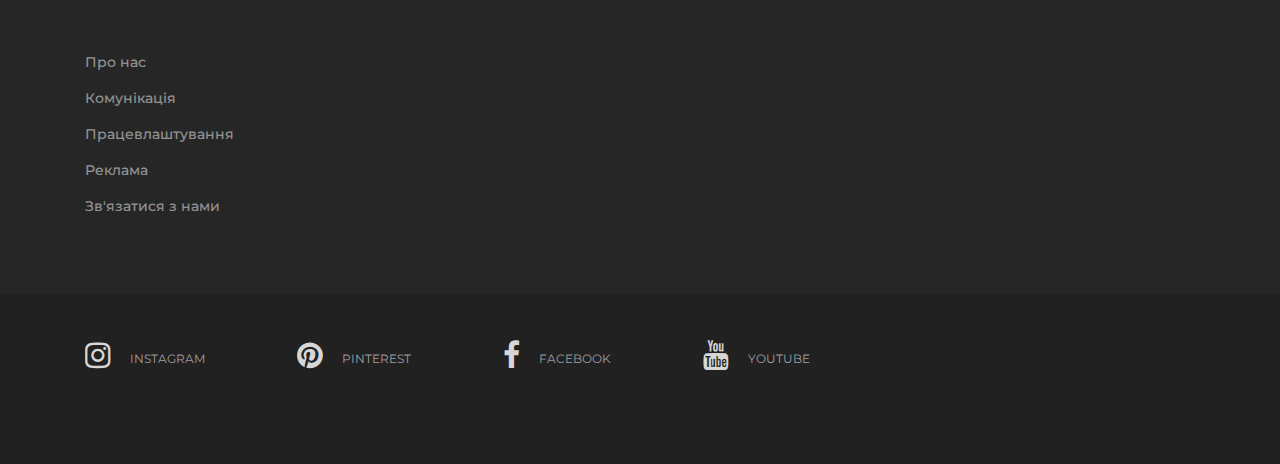
<file: LYUBOVshop/shopping-cart.html>
<!DOCTYPE html>
<html lang="zxx">

<head>
    <meta charset="UTF-8">
    <meta name="description" content="Yoga Studio Template">
    <meta name="keywords" content="Yoga, unica, creative, html">
    <meta name="viewport" content="width=device-width, initial-scale=1.0">
    <meta http-equiv="X-UA-Compatible" content="ie=edge">
    <title>Liubov | Socks</title>

    <!-- Google Font -->
    <link href="https://fonts.googleapis.com/css?family=Amatic+SC:400,700&display=swap" rel="stylesheet">
    <link href="https://fonts.googleapis.com/css?family=Montserrat:100,200,300,400,500,600,700,800,900&display=swap"
        rel="stylesheet">

    <!-- Css Styles -->
    <link rel="stylesheet" href="css/bootstrap.min.css" type="text/css">
    <link rel="stylesheet" href="css/font-awesome.min.css" type="text/css">
    <link rel="stylesheet" href="css/nice-select.css" type="text/css">
    <link rel="stylesheet" href="css/owl.carousel.min.css" type="text/css">
    <link rel="stylesheet" href="css/magnific-popup.css" type="text/css">
    <link rel="stylesheet" href="css/slicknav.min.css" type="text/css">
    <link rel="stylesheet" href="css/style.css" type="text/css">
</head>

<body>
    <!-- Page Preloder -->
    <div id="preloder">
        <div class="loader"></div>
    </div>
    
    <!-- Search model -->
	<div class="search-model">
		<div class="h-100 d-flex align-items-center justify-content-center">
			<div class="search-close-switch">+</div>
			<form class="search-model-form">
				<input type="text" id="search-input" placeholder="Search here.....">
			</form>
		</div>
	</div>
	<!-- Search model end -->

    <!-- Header Section Begin -->
    <header class="header-section">
        <div class="container-fluid">
            <div class="inner-header">
                <div class="logo">
                    <a href="./index.html"><img src="img/logo.png" alt=""></a>
                </div>
                <div class="header-right">
                    <img src="img/icons/search.png" alt="" class="search-trigger">
                    <img src="img/icons/man.png" alt="">
                    <a href="#">
                        <img src="img/icons/bag.png" alt="">
                        <span>2</span>
                    </a>
                </div>
                <div class="user-access">
                    <a href="#">Зареєструватися</a>
                    <a href="#" class="in">Увійти</a>
                </div>
                <nav class="main-menu mobile-menu">
                    <ul>
                        <li><a class="active" href="./index.html">Головна</a></li>
                        <li><a href="./categories.html">Магазин</a>
                            <ul class="sub-menu">
                                <li><a href="product-page.html">Каталог</a></li>
                                <li><a href="shopping-cart.html">Кошик</a></li>
                                <li><a href="check-out.html">Замовити</a></li>
                            </ul>
                        </li>
                        <li><a href="./product-page.html">Про все</a></li>
                        <li><a href="./check-out.html">Блог</a></li>
                        <li><a href="./contact.html">Контакти</a></li>
                    </ul>
                </nav>
            </div>
        </div>
    </header>
    <!-- Header Info Begin -->
    <div class="header-info">
        <div class="container-fluid">
            <div class="row">
                <div class="col-md-4">
                    <div class="header-item">
                        <img src="img/icons/delivery.png" alt="">
                        <p>Доставка по всій Україні</p>
                    </div>
                </div>
                <div class="col-md-4 text-left text-lg-center">
                    <div class="header-item">
                        <img src="img/icons/voucher.png" alt="">
                        <p>Знижка на свята!</p>
                    </div>
                </div>
                <div class="col-md-4 text-left text-xl-right">
                    <div class="header-item">
                    <img src="img/icons/sales.png" alt="">
                    <p>Отримуйте промокоди!</p>
                </div>
                </div>
            </div>
        </div>
    </div>
    <!-- Header Info End -->
    <!-- Header End -->

    <!-- Page Add Section Begin -->
    <section class="page-add cart-page-add">
        <div class="container">
            <div class="row">
                <div class="col-lg-4">
                    <div class="page-breadcrumb">
                        <h2>Кошик<span>.</span></h2>
                        <a href="#">Головна</a>
                        <a href="#">Носки</a>
                        <a class="active" href="#">Чорні</a>
                    </div>
                </div>
                <div class="col-lg-8">
                    <img src="img/add.jpg" alt="">
                </div>
            </div>
        </div>
    </section>
    <!-- Page Add Section End -->

    <!-- Cart Page Section Begin -->
    <div class="cart-page">
        <div class="container">
            <div class="cart-table">
                <table>
                    <thead>
                        <tr>
                            <th class="product-h">Продукт</th>
                            <th>Ціна</th>
                            <th class="quan">Кількість</th>
                            <th>Всього</th>
                            <th></th>
                        </tr>
                    </thead>
                    <tbody>
                        <tr>
                            <td class="product-col">
                                <img src="img/product/product-1.jpg" alt="">
                                <div class="p-title">
                                    <h5>Чорні Носки</h5>
                                </div>
                            </td>
                            <td class="price-col">₴35</td>
                            <td class="quantity-col">
                                <div class="pro-qty">
                                    <input type="text" value="1">
                                </div>
                            </td>
                            <td class="total">₴35</td>
                            <td class="product-close">x</td>
                        </tr>
                    </tbody>
                </table>
            </div>
            <div class="cart-btn">
                <div class="row">
                    <div class="col-lg-6">
                        <div class="coupon-input">
                            <input type="text" placeholder="Введіть Промокод">
                        </div>
                    </div>
                    <div class="col-lg-5 offset-lg-1 text-left text-lg-right">
                        <div class="site-btn clear-btn">Очистити кошик</div>
                        <div class="site-btn update-btn">Оновити</div>
                    </div>
                </div>
            </div>
        </div>
        <div class="shopping-method">
            <div class="container">
                <div class="row">
                    <div class="col-lg-12">
                        <div class="shipping-info">
                            <h5>Виберіть доставку</h5>
                            <div class="chose-shipping">
                                <div class="cs-item">
                                    <input type="radio" name="cs" id="one">
                                    <label for="one" class="active">
                                        Нова пошта
                                        <span>Оцінка для Красилова</span>
                                    </label>
                                </div>
                                <div class="cs-item">
                                    <input type="radio" name="cs" id="two">
                                    <label for="two">
                                        Доставка ₴50
                                    </label>
                                </div>
                                <div class="cs-item last">
                                    <input type="radio" name="cs" id="three">
                                    <label for="three">
                                        Самовивіз - безкоштовно
                                    </label>
                                </div>
                            </div>
                        </div>
                        <div class="total-info">
                            <div class="total-table">
                                <table>
                                    <thead>
                                        <tr>
                                            <th>Всього</th>
                                            <th>Проміжний підсумок</th>
                                            <th>Доставка</th>
                                            <th class="total-cart">Ціна всього</th>
                                        </tr>
                                    </thead>
                                    <tbody>
                                        <tr>
                                            <td class="total">₴50</td>
                                            <td class="sub-total">₴50</td>
                                            <td class="shipping">₴50</td>
                                            <td class="total-cart-p">₴50</td>
                                        </tr>
                                    </tbody>
                                </table>
                            </div>
                            <div class="row">
                                <div class="col-lg-12 text-right">
                                    <a href="#" class="primary-btn chechout-btn">Перейти до оформлення замовлення</a>
                                </div>
                            </div>
                        </div>
                    </div>
                </div>
            </div>
        </div>
    </div>
    <!-- Cart Page Section End -->

    <!-- Footer Section Begin -->
    <footer class="footer-section spad">
        <div class="container">
            <div class="newslatter-form">
                <div class="row">
                    <div class="col-lg-12">
                        <form action="#">
                            <input type="text" placeholder="Ваша email адреса">
                            <button type="submit">Слідкуйте щоб не пропустити нового!</button>
                        </form>
                    </div>
                </div>
            </div>
            <div class="footer-widget">
                <div class="row">
                    <div class="col-lg-3 col-sm-6">
                        <div class="single-footer-widget">
                            <h4>Про нас</h4>
                            <ul>
                                <li>Про нас</li>
                                <li>Комунікація</li>
                                <li>Працевлаштування</li>
                                <li>Реклама</li>
                                <li>Зв'язатися з нами</li>
                            </ul>
                        </div>
                    </div>
                    <div class="col-lg-3 col-sm-6">
                        <div class="single-footer-widget">
                           
                        </div>
                    </div>
                    <div class="col-lg-3 col-sm-6">
                        <div class="single-footer-widget">
                            
                        </div>
                    </div>
                    <div class="col-lg-3 col-sm-6">
                        <div class="single-footer-widget">
                            
                        </div>
                    </div>
                </div>
            </div>
        </div>
        <div class="social-links-warp">
			<div class="container">
				<div class="social-links">
					<a href="" class="instagram"><i class="fa fa-instagram"></i><span>instagram</span></a>
					<a href="" class="pinterest"><i class="fa fa-pinterest"></i><span>pinterest</span></a>
					<a href="" class="facebook"><i class="fa fa-facebook"></i><span>facebook</span></a>
					<a href="" class="youtube"><i class="fa fa-youtube"></i><span>youtube</span></a>					
			</div>


            <div class="container text-center pt-5">
                
            </div>



		</div>
    </footer>
    <!-- Footer Section End -->

    <!-- Js Plugins -->
    <script src="js/jquery-3.3.1.min.js"></script>
    <script src="js/bootstrap.min.js"></script>
    <script src="js/jquery.magnific-popup.min.js"></script>
    <script src="js/jquery.slicknav.js"></script>
    <script src="js/owl.carousel.min.js"></script>
    <script src="js/jquery.nice-select.min.js"></script>
    <script src="js/mixitup.min.js"></script>
    <script src="js/main.js"></script>
</body>

</html>
</file>
<file: LYUBOVshop/css/nice-select.css>
.nice-select {
  -webkit-tap-highlight-color: transparent;
  background-color: #fff;
  border-radius: 5px;
  border: solid 1px #e8e8e8;
  box-sizing: border-box;
  clear: both;
  cursor: pointer;
  display: block;
  float: left;
  font-family: inherit;
  font-size: 14px;
  font-weight: normal;
  height: 42px;
  line-height: 40px;
  outline: none;
  padding-left: 18px;
  padding-right: 30px;
  position: relative;
  text-align: left !important;
  -webkit-transition: all 0.2s ease-in-out;
  transition: all 0.2s ease-in-out;
  -webkit-user-select: none;
     -moz-user-select: none;
      -ms-user-select: none;
          user-select: none;
  white-space: nowrap;
  width: auto; }
  .nice-select:hover {
    border-color: #dbdbdb; }
  .nice-select:active, .nice-select.open, .nice-select:focus {
    border-color: #999; }
  .nice-select:after {
    border-bottom: 2px solid #999;
    border-right: 2px solid #999;
    content: '';
    display: block;
    height: 5px;
    margin-top: -4px;
    pointer-events: none;
    position: absolute;
    right: 12px;
    top: 50%;
    -webkit-transform-origin: 66% 66%;
        -ms-transform-origin: 66% 66%;
            transform-origin: 66% 66%;
    -webkit-transform: rotate(45deg);
        -ms-transform: rotate(45deg);
            transform: rotate(45deg);
    -webkit-transition: all 0.15s ease-in-out;
    transition: all 0.15s ease-in-out;
    width: 5px; }
  .nice-select.open:after {
    -webkit-transform: rotate(-135deg);
        -ms-transform: rotate(-135deg);
            transform: rotate(-135deg); }
  .nice-select.open .list {
    opacity: 1;
    pointer-events: auto;
    -webkit-transform: scale(1) translateY(0);
        -ms-transform: scale(1) translateY(0);
            transform: scale(1) translateY(0); }
  .nice-select.disabled {
    border-color: #ededed;
    color: #999;
    pointer-events: none; }
    .nice-select.disabled:after {
      border-color: #cccccc; }
  .nice-select.wide {
    width: 100%; }
    .nice-select.wide .list {
      left: 0 !important;
      right: 0 !important; }
  .nice-select.right {
    float: right; }
    .nice-select.right .list {
      left: auto;
      right: 0; }
  .nice-select.small {
    font-size: 12px;
    height: 36px;
    line-height: 34px; }
    .nice-select.small:after {
      height: 4px;
      width: 4px; }
    .nice-select.small .option {
      line-height: 34px;
      min-height: 34px; }
  .nice-select .list {
    background-color: #fff;
    border-radius: 5px;
    box-shadow: 0 0 0 1px rgba(68, 68, 68, 0.11);
    box-sizing: border-box;
    margin-top: 4px;
    opacity: 0;
    overflow: hidden;
    padding: 0;
    pointer-events: none;
    position: absolute;
    top: 100%;
    left: 0;
    -webkit-transform-origin: 50% 0;
        -ms-transform-origin: 50% 0;
            transform-origin: 50% 0;
    -webkit-transform: scale(0.75) translateY(-21px);
        -ms-transform: scale(0.75) translateY(-21px);
            transform: scale(0.75) translateY(-21px);
    -webkit-transition: all 0.2s cubic-bezier(0.5, 0, 0, 1.25), opacity 0.15s ease-out;
    transition: all 0.2s cubic-bezier(0.5, 0, 0, 1.25), opacity 0.15s ease-out;
    z-index: 9; }
    .nice-select .list:hover .option:not(:hover) {
      background-color: transparent !important; }
  .nice-select .option {
    cursor: pointer;
    font-weight: 400;
    line-height: 40px;
    list-style: none;
    min-height: 40px;
    outline: none;
    padding-left: 18px;
    padding-right: 29px;
    text-align: left;
    -webkit-transition: all 0.2s;
    transition: all 0.2s; }
    .nice-select .option:hover, .nice-select .option.focus, .nice-select .option.selected.focus {
      background-color: #f6f6f6; }
    .nice-select .option.selected {
      font-weight: bold; }
    .nice-select .option.disabled {
      background-color: transparent;
      color: #999;
      cursor: default; }

.no-csspointerevents .nice-select .list {
  display: none; }

.no-csspointerevents .nice-select.open .list {
  display: block; }
</file>
<file: LYUBOVshop/css/style.css>
/******************************************************************
  Template Name: Violet 
  Description: Violet ecommerce Html Template
  Author: Colorlib
  Author URI: https://colorlib.com/
  Version: 1.0
  Created: Colorlib
******************************************************************/

/*------------------------------------------------------------------
[Table of contents]

1.  Template default CSS
	1.1	Variables
	1.2	Mixins
	1.3	Flexbox
	1.4	Reset
2.  Helper Css
3.  Header Section
4.  Hero Section
5.  Feature Section
6.  Latest Product Section
7.  Lookbok Section
8.  Logo Section
9.  Footer
10. Other Pages Style

-------------------------------------------------------------------*/

/*----------------------------------------*/
/* Template default CSS
/*----------------------------------------*/

html,
body {
	height: 100%;
	font-family: "Montserrat", sans-serif;
	-webkit-font-smoothing: antialiased;
	font-smoothing: antialiased;
	background: none;
}

h1,
h2,
h3,
h4,
h5,
h6 {
	margin: 0;
	color: #111111;
	font-weight: 500;
	font-family: "Montserrat", sans-serif;
}

h1 {
	font-size: 70px;
}

h2 {
	font-size: 36px;
}

h3 {
	font-size: 30px;
}

h4 {
	font-size: 24px;
}

h5 {
	font-size: 18px;
}

h6 {
	font-size: 16px;
}

p {
	font-size: 15px;
	color: #7b7b7b;
	font-weight: 400;
	line-height: 1.6;
	font-family: "Montserrat", sans-serif;
	margin: 0 0 15px 0;
}

img {
	max-width: 100%;
}

input:focus,
select:focus,
button:focus,
textarea:focus {
	outline: none;
}

a:hover,
a:focus {
	text-decoration: none;
	outline: none;
	color: #fff;
}

ul,
ol {
	padding: 0;
	margin: 0;
}

@font-face {
	font-family: "FuturaBT-Book";
	src: url("../fonts/FuturaBT-Book.eot?#iefix") format("embedded-opentype"), url("../fonts/FuturaBT-Book.woff") format("woff"), url("../fonts/FuturaBT-Book.ttf") format("truetype"), url("../fonts/FuturaBT-Book.svg#FuturaBT-Book") format("svg");
	font-weight: normal;
	font-style: normal;
}

/*---------------------
  Helper CSS
-----------------------*/

.section-title h2 {
	color: #1e1e1e;
	font-size: 60px;
	font-weight: 700;
}

.set-bg {
	background-repeat: no-repeat;
	background-size: cover;
	background-position: top center;
}

.spad {
	padding-top: 100px;
	padding-bottom: 100px;
}

.text-white h1,
.text-white h2,
.text-white h3,
.text-white h4,
.text-white h5,
.text-white h6,
.text-white p,
.text-white span,
.text-white li,
.text-white a {
	color: #fff;
}

/* buttons */

.primary-btn {
	color: #fff;
	display: inline-block;
	font-size: 14px;
	font-weight: 600;
	padding: 16px 40px;
	border: 2px solid #fff;
	border-radius: 50px;
	text-transform: uppercase;
}

.site-btn {
	color: #1e1e1e;
	display: inline-block;
	font-size: 14px;
	font-weight: 600;
	padding: 16px 40px;
	border: 2px solid #1e1e1e;
	border-radius: 50px;
	cursor: pointer;
	text-transform: uppercase;
}

/* Preloder */

#preloder {
	position: fixed;
	width: 100%;
	height: 100%;
	top: 0;
	left: 0;
	z-index: 999999;
	background: #000;
}

.loader {
	width: 40px;
	height: 40px;
	position: absolute;
	top: 50%;
	left: 50%;
	margin-top: -13px;
	margin-left: -13px;
	border-radius: 60px;
	animation: loader 0.8s linear infinite;
	-webkit-animation: loader 0.8s linear infinite;
}

@keyframes loader {
	0% {
		-webkit-transform: rotate(0deg);
		transform: rotate(0deg);
		border: 4px solid #f44336;
		border-left-color: transparent;
	}
	50% {
		-webkit-transform: rotate(180deg);
		transform: rotate(180deg);
		border: 4px solid #673ab7;
		border-left-color: transparent;
	}
	100% {
		-webkit-transform: rotate(360deg);
		transform: rotate(360deg);
		border: 4px solid #f44336;
		border-left-color: transparent;
	}
}

@-webkit-keyframes loader {
	0% {
		-webkit-transform: rotate(0deg);
		border: 4px solid #f44336;
		border-left-color: transparent;
	}
	50% {
		-webkit-transform: rotate(180deg);
		border: 4px solid #673ab7;
		border-left-color: transparent;
	}
	100% {
		-webkit-transform: rotate(360deg);
		border: 4px solid #f44336;
		border-left-color: transparent;
	}
}

.elements-section {
	padding-top: 100px;
}

.el-title {
	margin-bottom: 75px;
}

.element {
	margin-bottom: 100px;
}

.element:last-child {
	margin-bottom: 0;
}

/*---------------------
  Header
-----------------------*/

.header-section {
	height: 104px;
	padding-top: 38px;
	padding-bottom: 24px;
	padding-left: 45px;
	padding-right: 45px;
}

.inner-header .logo {
	float: left;
}

.inner-header .header-right {
	float: right;
	line-height: 30px;
}

.inner-header .header-right img {
	display: inline-block;
	margin-right: 20px;
	cursor: pointer;
}

.inner-header .header-right a {
	display: inline-block;
	position: relative;
}

.inner-header .header-right a img {
	margin-right: 0;
	margin-left: 4px;
}

.inner-header .header-right a span {
	font-size: 11px;
	color: #1e1e1e;
	width: 18px;
	height: 18px;
	border: 2px solid #D0D7DB;
	background: #fff;
	display: inline-block;
	line-height: 15px;
	text-align: center;
	border-radius: 50%;
	font-weight: 600;
	position: absolute;
	left: -9px;
	top: 14px;
}

.inner-header .user-access {
	float: right;
	margin-right: 100px;
}

.inner-header .user-access a {
	color: #1e1e1e;
	font-size: 16px;
	display: inline-block;
	font-weight: 500;
	position: relative;
	line-height: 42px;
}

.inner-header .user-access a.in {
	color: #838383;
	margin-left: 15px;
	position: relative;
}

.inner-header .user-access a.in::before {
	position: absolute;
	left: -13px;
	top: 1px;
	color: #1e1e1e;
	content: "/";
}

.inner-header .main-menu {
	float: right;
	margin-right: 150px;
}

.inner-header .main-menu ul li {
	display: inline-block;
	margin-left: 60px;
	position: relative;
}

.inner-header .main-menu ul li a {
	color: #1e1e1e;
	font-size: 16px;
	display: inline-block;
	font-weight: 500;
	position: relative;
	line-height: 42px;
}

.inner-header .main-menu ul li a.active:after {
	opacity: 1;
}

.inner-header .main-menu ul li a:hover:after {
	opacity: 1;
}

.inner-header .main-menu ul li a:after {
	position: absolute;
	left: 0;
	bottom: 7px;
	width: 100%;
	height: 2px;
	background: #1e1e1e;
	content: "";
	opacity: 0;
	-webkit-transform: all 0.3s;
	-webkit-transition: all 0.3s;
	transition: all 0.3s;
}

.inner-header .main-menu ul li:hover .sub-menu {
	visibility: visible;
	opacity: 1;
	margin-top: 0;
}

.inner-header .main-menu ul li .sub-menu {
	position: absolute;
	list-style: none;
	width: 220px;
	left: 0;
	top: 100%;
	padding: 20px 0;
	visibility: hidden;
	opacity: 0;
	margin-top: 50px;
	background: #fff;
	z-index: 99;
	-webkit-transition: all 0.4s;
	transition: all 0.4s;
	-webkit-box-shadow: 2px 7px 20px rgba(0, 0, 0, 0.2);
	box-shadow: 2px 7px 20px rgba(0, 0, 0, 0.2);
}

.inner-header .main-menu ul li .sub-menu li {
	display: block;
	margin: 0;
}

.inner-header .main-menu ul li .sub-menu li a {
	display: block;
	color: #000;
	margin-right: 0;
	padding: 0px 20px;
	font-size: 14px;
	line-height: 2.3;
}

.inner-header .main-menu ul li .sub-menu li a:after {
	display: none;
}

.slicknav_menu {
	display: none;
}

/*---------------------
  Search Bar
-----------------------*/

.search-model {
	display: none;
	position: fixed;
	width: 100%;
	height: 100%;
	left: 0;
	top: 0;
	background: #000;
	z-index: 99999;
}

.search-model-form {
	padding: 0 15px;
}

.search-model-form input {
	width: 500px;
	font-size: 40px;
	border: none;
	border-bottom: 2px solid #333;
	background: none;
	color: #999;
}

.search-close-switch {
	position: absolute;
	width: 50px;
	height: 50px;
	background: #333;
	color: #fff;
	text-align: center;
	border-radius: 50%;
	padding-top: 6px;
	font-size: 26px;
	top: 30px;
	cursor: pointer;
	-webkit-transform: rotate(45deg);
	transform: rotate(45deg);
	font-weight: 300;
}

/*---------------------
  Header Info
-----------------------*/

.header-info {
	background: #B0BCC2;
	overflow: hidden;
	padding: 10px 45px;
}

.header-info .header-item {
	overflow: hidden;
}

.header-info .header-item img {
	display: inline-block;
	margin-right: 13px;
}

.header-info .header-item p {
	display: inline-block;
	line-height: 1;
	font-size: 14px;
	color: #fff;
	font-weight: 500;
	margin-bottom: 0;
	position: relative;
	top: 3px;
}

/*---------------------
  Hero Slider
-----------------------*/

.hero-items .owl-dots {
	position: absolute;
	left: 110px;
	bottom: 62px;
}

.hero-items .owl-dots button {
	display: inline-block;
	height: 11px;
	width: 11px;
	background: #969D9E;
	border-radius: 50%;
	margin-right: 9px;
}

.hero-items .owl-dots button.active {
	background: #1e1e1e;
}

.hero-items .owl-nav button[type=button] {
	display: inline-block;
	height: 68px;
	width: 68px;
	background: #B0BCC2;
	font-size: 35px;
	color: #fff;
	border-radius: 50%;
	text-align: center;
	position: absolute;
	left: 60px;
	top: 345px;
}

.hero-items .owl-nav button[type=button].owl-next {
	left: auto;
	right: 60px;
	display: none;
}

.single-slider-item {
	padding: 270px 0;
	text-align: center;
	height: 100%;
}

.single-slider-item h1 {
	color: #fff;
	font-size: 110px;
	font-weight: 700;
	line-height: 85px;
}

.single-slider-item h2 {
	color: #fff;
	font-size: 96px;
	font-weight: 400;
	margin-bottom: 28px;
}

.single-slider-item .primary-btn,
.single-slider-item h1,
.single-slider-item h2 {
	position: relative;
	top: 50px;
	opacity: 0;
}

.hero-items .owl-item.active .single-slider-item h1,
.hero-items .owl-item.active .single-slider-item h2,
.hero-items .owl-item.active .single-slider-item .primary-btn {
	top: 0;
	opacity: 1;
}

.hero-items .owl-item.active .single-slider-item h1 {
	-webkit-transition: all 0.5s ease 0.4s;
	transition: all 0.5s ease 0.4s;
}

.hero-items .owl-item.active .single-slider-item h2 {
	-webkit-transition: all 0.5s ease 0.6s;
	transition: all 0.5s ease 0.6s;
}

.hero-items .owl-item.active .single-slider-item .primary-btn {
	-webkit-transition: all 0.5s ease 0.8s;
	transition: all 0.5s ease 0.8s;
}

/*---------------------
  Features Section
-----------------------*/

.features-section {
	padding-bottom: 0;
}

.features-ads {
	padding-bottom: 67px;
}

.features-ads .single-features-ads {
	text-align: center;
	margin-bottom: 30px;
}

.features-ads .single-features-ads.first {
	margin-top: 39px;
}

.features-ads .single-features-ads.second {
	margin-top: 8px;
}

.features-ads .single-features-ads img {
	margin-bottom: 15px;
}

.features-ads .single-features-ads h4 {
	color: #1e1e1e;
	font-size: 22px;
	font-weight: 700;
	line-height: 50px;
}

.features-ads .single-features-ads p {
	color: #727272;
	font-size: 14px;
	line-height: 27px;
	font-weight: 500;
}

.features-box .single-box-item {
	position: relative;
}

.features-box .single-box-item.first-box {
	margin-bottom: 35px;
}

.features-box .single-box-item.first-box .box-text {
	position: absolute;
	right: 60px;
	top: 106px;
}

.features-box .single-box-item.first-box .box-text .trend-alert {
	color: #1e1e1e;
	display: block;
	font-size: 22px;
	font-family: "FuturaBT-Book";
	letter-spacing: 2px;
	line-height: 45px;
	text-transform: uppercase;
	margin-bottom: 38px;
}

.features-box .single-box-item.first-box .box-text .primary-btn {
	border-color: #D0D7DB;
	color: #1e1e1e;
}

.features-box .single-box-item.second-box {
	margin-bottom: 35px;
}

.features-box .single-box-item.second-box .box-text {
	position: absolute;
	left: 56px;
	top: 150px;
}

.features-box .single-box-item.second-box .box-text .trend-year {
	color: #fff;
	opacity: 1;
}

.features-box .single-box-item.second-box .box-text .trend-alert {
	color: #5b5b5b;
	display: inline-block;
	font-size: 16px;
	font-family: "FuturaBT-Book";
	text-transform: uppercase;
	letter-spacing: 4px;
	line-height: 45px;
}

.features-box .single-box-item.large-box .box-text {
	position: absolute;
	left: 125px;
	top: 60px;
}

.features-box .single-box-item.large-box .box-text .trend-year {
	color: #838383;
	opacity: 1;
}

.features-box .single-box-item.large-box .box-text h2 {
	font-size: 60px;
	font-weight: 700;
	line-height: 56px;
}

.features-box .single-box-item.large-box .box-text .trend-alert {
	color: #5b5b5b;
	display: inline-block;
	font-size: 22px;
	font-family: "FuturaBT-Book";
	letter-spacing: 2px;
	line-height: 36px;
	text-transform: uppercase;
}

.features-box .single-box-item img {
	min-width: 100%;
}

.features-box .single-box-item .box-text .trend-year {
	color: #1e1e1e;
	font-size: 22px;
	font-weight: 700;
	opacity: 0.32;
	display: inline-block;
}

.features-box .single-box-item .box-text h2 {
	color: #1e1e1e;
	font-size: 48px;
	font-weight: 600;
	line-height: 38px;
}

/*---------------------
  Latest Product
-----------------------*/

.latest-products {
	padding-top: 55px;
	padding-bottom: 65px;
}

.product-filter {
	margin-bottom: 100px;
}

.product-filter .section-title {
	margin-bottom: 20px;
}

.product-filter .product-controls li {
	list-style: none;
	display: inline-block;
	color: #838383;
	font-size: 14px;
	margin-right: 42px;
	font-weight: 500;
	cursor: pointer;
}

.product-filter .product-controls li.mixitup-control-active {
	color: #1e1e1e;
}

.product-filter .product-controls li:hover {
	color: #1e1e1e;
}

.product-filter .product-controls li:last-child {
	margin-right: 0;
}

.single-product-item {
	margin-bottom: 30px;
}

.single-product-item figure {
	margin-bottom: 40px;
	position: relative;
	overflow: hidden;
}

.single-product-item figure img {
	min-width: 100%;
}

.single-product-item figure .p-status {
	position: absolute;
	left: 20px;
	top: 20px;
	padding: 5px 16px;
	font-size: 12px;
	background: #1e1e1e;
	color: #fff;
	border-radius: 50px;
}

.single-product-item figure .p-status.sale {
	background: #FE439F;
}

.single-product-item figure .p-status.popular {
	background: #D0D7DB;
}

.single-product-item .product-text {
	text-align: center;
}

.single-product-item .product-text h6 {
	color: #727272;
	margin-bottom: 15px;
}

.single-product-item .product-text p {
	color: #1e1e1e;
	font-size: 18px;
	font-weight: 700;
	margin-bottom: 0;
}

/*---------------------
  Lookbok Section
-----------------------*/

.lookbok-left {
	padding-top: 105px;
}

.lookbok-left .section-title {
	margin-bottom: 30px;
}

.lookbok-left .section-title h2 {
	line-height: 50px;
}

.lookbok-left p {
	color: #787878;
	font-size: 14px;
	line-height: 27px;
	font-weight: 500;
	margin-bottom: 40px;
}

.lookbok-left .primary-btn.look-btn {
	background-color: #B0BCC2;
}

.lookbok-pic {
	position: relative;
}

.lookbok-pic img {
	min-width: 100%;
	height: 100%;
}

.lookbok-pic .pic-text {
	position: absolute;
	left: 0;
	right: 0;
	bottom: 0;
	text-align: center;
	font-size: 135px;
	color: #fff;
	font-weight: 600;
	line-height: 97px;
}

/*---------------------
  Logo Section
-----------------------*/
.logo {
position: absolute;
top: 2px;
left: 40px;
height: 5px;
width: 80px;
}

.logo-section {
	padding: 30px 80px;
}

.logo-section .logo-item {
	display: -webkit-box;
	display: -ms-flexbox;
	display: flex;
	-webkit-box-align: center;
	-ms-flex-align: center;
	align-items: center;
	-webkit-box-pack: center;
	-ms-flex-pack: center;
	justify-content: center;
	height: 50px;
	opacity: 0.1;
	-webkit-transition: 0.4s;
	transition: 0.4s;
}

.logo-section .logo-item:hover {
	opacity: 1;
}

.logo-section .owl-carousel .owl-item img {
	display: block;
	width: auto;
}

/*---------------------
  Footer
-----------------------*/

.footer-section {
	background: #262626;
	padding-bottom: 0;
}

.newslatter-form {
	margin-bottom: 90px;
}

.newslatter-form form {
	position: relative;
}

.newslatter-form form input {
	width: 100%;
	border: 2px solid #454747;
	border-radius: 50px;
	height: 53px;
	background: transparent;
	color: #535353;
	font-size: 14px;
	font-style: italic;
	font-weight: 600;
	padding-left: 30px;
	position: relative;
}

.newslatter-form form button {
	width: 310px;
	height: 53px;
	background: #B0BCC2;
	border: 2px solid #B0BCC2;
	color: #fff;
	cursor: pointer;
	text-transform: uppercase;
	font-size: 14px;
	font-weight: 600;
	border-radius: 50px;
	position: absolute;
	right: 0;
}

.footer-widget {
	margin-bottom: 40px;
}

.footer-widget .single-footer-widget {
	margin-bottom: 30px;
}

.footer-widget .single-footer-widget h4 {
	color: #fff;
	font-size: 26px;
	margin-bottom: 44px;
}

.footer-widget .single-footer-widget ul li {
	color: #fff;
	font-size: 14px;
	font-weight: 500;
	list-style: none;
	line-height: 36px;
	opacity: 0.5;
}

.social-links-warp {
	background: #222121;
	padding: 46px 0;
}

.social-links a {
	margin-right: 88px;
	display: inline-block;
}

.social-links a:last-child {
	margin-right: 0;
}

.social-links a i {
	font-size: 30px;
	color: #d7d7d7;
	float: left;
	margin-right: 19px;
	overflow: hidden;
	-webkit-transition: all 0.3s;
	transition: all 0.3s;
}

.social-links a span {
	display: inline-block;
	font-size: 12px;
	font-weight: 400;
	text-transform: uppercase;
	color: #9f9fa0;
	padding-top: 10px;
	-webkit-transition: all 0.3s;
	transition: all 0.3s;
}

.social-links a.instagram:hover i {
	color: #2F5D84;
}

.social-links a.google-plus:hover i {
	color: #E04B37;
}

.social-links a.twitter:hover i {
	color: #5abed6;
}

.social-links a.pinterest:hover i {
	color: #CD212D;
}

.social-links a.facebook:hover i {
	color: #39599F;
}

.social-links a.twitter:hover i {
	color: #5abed6;
}

.social-links a.youtube:hover i {
	color: #D12227;
}

.social-links a.tumblr:hover i {
	color: #37475E;
}

.social-links a:hover span {
	color: #fff;
}

/*---------------------------- Other Pages Styles ----------------------------*/

/*---------------------
  Page Add
-----------------------*/

.page-add {
	padding-top: 31px;
	margin-bottom: 92px;
}

.page-add .page-breadcrumb {
	padding-top: 34px;
}

.page-add .page-breadcrumb h2 {
	color: #1e1e1e;
	font-size: 48px;
	font-weight: 600;
}

.page-add .page-breadcrumb h2 span {
	color: #B0BCC2;
}

.page-add .page-breadcrumb a {
	color: #838383;
	display: inline-block;
	font-size: 12px;
	font-weight: 600;
	margin-right: 6px;
	position: relative;
}

.page-add .page-breadcrumb a.active {
	color: #1e1e1e;
}

.page-add .page-breadcrumb a:last-child:after {
	display: none;
}

.page-add .page-breadcrumb a:after {
	position: absolute;
	top: 1px;
	right: -5px;
	content: "/";
}

/*---------------------
  Categories Page
-----------------------*/

.categories-controls {
	margin-bottom: 45px;
}

.categories-controls .categories-filter .cf-left {
	float: left;
}

.categories-controls .categories-filter .cf-left .nice-select {
	background-color: transparent;
	border-radius: 0;
	border: none;
	position: relative;
	padding-left: 0;
	font-size: 14px;
	font-weight: 500;
	color: #838383;
}

.categories-controls .categories-filter .cf-left .nice-select:before {
	position: absolute;
	left: 0;
	bottom: 8px;
	width: 100%;
	height: 2px;
	background: #838383;
	content: "";
}

.categories-controls .categories-filter .cf-left .nice-select:after {
	height: 9px;
	right: 2px;
	top: 46%;
	width: 9px;
}

.categories-controls .categories-filter .cf-left .nice-select .list {
	border-radius: 0;
	margin-top: -8px;
}

.categories-controls .categories-filter .cf-right {
	float: right;
	line-height: 30px;
}

.categories-controls .categories-filter .cf-right span {
	color: #838383;
	font-size: 12px;
	font-weight: 500;
	margin-right: 24px;
}

.categories-controls .categories-filter .cf-right a {
	color: #838383;
	display: inline-block;
	font-size: 12px;
	font-weight: 500;
	margin-right: 25px;
	position: relative;
}

.categories-controls .categories-filter .cf-right a.active:after {
	opacity: 1;
}

.categories-controls .categories-filter .cf-right a:after {
	position: absolute;
	left: 0;
	bottom: -2px;
	width: 10px;
	height: 2px;
	background: #000000;
	content: "";
	opacity: 0;
	-webkit-transition: all 0.3s;
	transition: all 0.3s;
}

.categories-controls .categories-filter .cf-right a:hover:after {
	opacity: 1;
}

.categories-controls .categories-filter .cf-right a:last-child {
	margin-right: 0;
}

.categories-page {
	padding-top: 0;
}

.categories-page .single-product-item figure {
	position: relative;
	z-index: 1;
}

.categories-page .single-product-item figure:hover:after {
	opacity: 0.48;
}

.categories-page .single-product-item figure:hover .hover-icon {
	opacity: 1;
	visibility: visible;
}

.categories-page .single-product-item figure:after {
	position: absolute;
	left: 0;
	top: 0;
	height: 100%;
	width: 100%;
	background: #000000;
	content: "";
	opacity: 0;
	-webkit-transition: all 0.3s;
	transition: all 0.3s;
}

.categories-page .single-product-item figure .p-status {
	z-index: 99;
}

.categories-page .single-product-item figure .hover-icon {
	position: absolute;
	left: 50%;
	top: 50%;
	-webkit-transform: translate(-19px, -22px);
	transform: translate(-19px, -22px);
	z-index: 99;
	opacity: 0;
	visibility: hidden;
	-webkit-transition: all 0.3s;
	transition: all 0.3s;
}

.categories-page .single-product-item .product-text {
	text-align: left;
	display: block;
}

.categories-page .single-product-item .product-text a {
	display: block;
}

.more-product {
	margin-top: 16px;
}

.more-product .primary-btn {
	color: #242424;
	border-color: #D0D7DB;
	font-weight: 700;
}

.mfp-zoom-out-cur,
.mfp-zoom-out-cur .mfp-image-holder .mfp-close {
	cursor: pointer;
}

/*---------------------
  Product Page
-----------------------*/

.product-control {
	margin-bottom: 53px;
}

.product-control a {
	color: #838383;
	display: inline-block;
	font-size: 12px;
	font-weight: 600;
	margin-right: 25px;
}

.product-slider .owl-dots {
	position: absolute;
	width: 100%;
	bottom: 34px;
	text-align: center;
}

.product-slider .owl-dots button {
	display: -webkit-inline-box;
	display: -ms-inline-flexbox;
	display: inline-flex;
	height: 11px;
	width: 11px;
	background: #969d9e;
	border-radius: 50%;
	margin-right: 10px;
}

.product-slider .owl-dots button:last-child {
	margin-right: 0;
}

.product-slider .owl-dots button.active {
	background: #ffffff;
}

.product-img figure {
	margin: 0;
	position: relative;
}

.product-img figure img {
	min-width: 100%;
}

.product-img figure .p-status {
	position: absolute;
	left: 20px;
	top: 20px;
	padding: 3px 16px;
	font-size: 12px;
	background: #1e1e1e;
	color: #fff;
	border-radius: 50px;
}

.product-content {
	padding-top: 42px;
}

.product-content h2 {
	color: #1e1e1e;
	font-weight: 700;
	margin-bottom: 12px;
}

.product-content .pc-meta {
	margin-bottom: 35px;
}

.product-content .pc-meta h5 {
	color: #1e1e1e;
	font-weight: 700;
	margin-bottom: 18px;
}

.product-content .pc-meta .rating i {
	font-size: 20px;
	color: #FFD200;
	margin-right: 4px;
}

.product-content p {
	color: #838383;
	font-size: 14px;
	font-weight: 500;
	line-height: 30px;
	margin-bottom: 35px;
}

.product-content .tags {
	margin-bottom: 52px;
}

.product-content .tags li {
	color: #1e1e1e;
	font-size: 14px;
	font-weight: 600;
	line-height: 30px;
	list-style: none;
}

.product-content .tags li span {
	color: #838383;
}

.product-content .product-quantity {
	display: inline-block;
	margin-right: 10px;
}

.product-content .product-quantity .pro-qty {
	height: 56px;
	width: 173px;
	border: 2px solid #EEF1F2;
	border-radius: 50px;
	text-align: center;
}

.product-content .product-quantity .pro-qty input {
	width: 50px;
	text-align: center;
	background: transparent;
	border: none;
	font-size: 18px;
	font-family: "Montserrat", sans-serif;
	font-weight: 700;
	height: 100%;
}

.product-content .product-quantity .pro-qty .qtybtn {
	color: #838383;
	cursor: pointer;
	font-size: 18px;
	font-family: "Montserrat", sans-serif;
	font-weight: 700;
	padding: 16px 0;
}

.product-content .pc-btn {
	border-color: #D0D7DB;
	color: #4a4a4a;
}

.product-content .p-info {
	margin-top: 75px;
}

.product-content .p-info li {
	display: inline-block;
	list-style: none;
	color: #1e1e1e;
	font-size: 14px;
	font-weight: 600;
	margin-right: 28px;
	cursor: pointer;
}

/*---------------------
  Related Products
-----------------------*/

.related-product {
	padding-top: 95px;
	padding-bottom: 65px;
}

.related-product .section-title {
	margin-bottom: 60px;
}

/*---------------------
  Cart Page
-----------------------*/

.page-add.cart-page-add {
	margin-bottom: 34px;
}

.cart-table {
	margin-bottom: 28px;
}

.cart-table table {
	width: 100%;
}

.cart-table table thead {
	border-bottom: 2px solid #D0D7DB;
}

.cart-table table thead tr th {
	color: #838383;
	font-size: 12px;
	font-weight: 500;
	padding: 16px 0;
}

.cart-table table tbody td {
	margin-top: 29px;
	padding-top: 29px;
}

.cart-table table .product-h {
	text-align: left;
}

.cart-table table .quan {
	padding-left: 30px;
}

.cart-table table .product-col {
	display: table;
}

.cart-table table .product-col img {
	max-width: 168px;
}

.cart-table table .product-col .p-title {
	display: table-cell;
	vertical-align: middle;
	padding-left: 30px;
	padding-right: 15px;
}

.cart-table table .product-col .p-title h5 {
	color: #1e1e1e;
	font-weight: 600;
}

.cart-table table .price-col {
	color: #1e1e1e;
	font-size: 18px;
	font-weight: 600;
	width: 14%;
	padding-right: 15px;
}

.cart-table table .quantity-col {
	width: 28%;
}

.cart-table table .quantity-col .pro-qty {
	height: 56px;
	width: 173px;
	border: 2px solid #EEF1F2;
	border-radius: 50px;
	text-align: center;
}

.cart-table table .quantity-col .pro-qty input {
	width: 50px;
	text-align: center;
	background: transparent;
	border: none;
	font-size: 18px;
	font-family: "Montserrat", sans-serif;
	font-weight: 700;
	height: 100%;
}

.cart-table table .quantity-col .pro-qty .qtybtn {
	color: #838383;
	cursor: pointer;
	font-size: 18px;
	font-family: "Montserrat", sans-serif;
	font-weight: 700;
	padding: 16px 0;
}

.cart-table table .total {
	color: #1e1e1e;
	font-size: 18px;
	font-weight: 600;
	width: 16%;
}

.cart-table table .product-close {
	color: #1e1e1e;
	font-size: 18px;
	font-weight: 600;
	width: 6%;
	cursor: pointer;
}

.cart-btn {
	background: #F9FBFB;
	padding: 50px 0;
}

.cart-btn .coupon-input {
	padding-left: 35px;
}

.cart-btn .coupon-input input {
	height: 57px;
	width: 460px;
	border: none;
	border-bottom: 2px solid #D0D7DB;
	background: transparent;
	color: #1e1e1e;
	font-size: 14px;
	font-weight: 500;
}

.cart-btn .coupon-input input::-webkit-input-placeholder {
	color: #1e1e1e;
	font-weight: 600;
	text-transform: uppercase;
}

.cart-btn .coupon-input input::-moz-placeholder {
	color: #1e1e1e;
	font-weight: 600;
	text-transform: uppercase;
}

.cart-btn .coupon-input input:-ms-input-placeholder {
	color: #1e1e1e;
	font-weight: 600;
	text-transform: uppercase;
}

.cart-btn .coupon-input input::-ms-input-placeholder {
	color: #1e1e1e;
	font-weight: 600;
	text-transform: uppercase;
}

.cart-btn .coupon-input input::placeholder {
	color: #1e1e1e;
	font-weight: 600;
	text-transform: uppercase;
}

.cart-btn .site-btn.clear-btn {
	color: #4a4a4a;
	border-color: #D0D7DB;
	margin-right: 5px;
}

.cart-btn .site-btn.update-btn {
	margin-right: 35px;
}

.shopping-method {
	padding-top: 50px;
	padding-bottom: 100px;
}

.shipping-info {
	overflow: hidden;
	margin-bottom: 45px;
}

.shipping-info h5 {
	color: #1e1e1e;
	margin-bottom: 50px;
}

.shipping-info .cs-item {
	float: left;
	margin-right: 126px;
}

.shipping-info .cs-item.last {
	margin-right: 0;
}

.shipping-info .cs-item input[type=radio] {
	visibility: hidden;
	position: absolute;
}

.shipping-info .cs-item label {
	color: #838383;
	font-size: 14px;
	font-weight: 600;
	text-transform: uppercase;
	padding-left: 26px;
	cursor: pointer;
	position: relative;
}

.shipping-info .cs-item label:after {
	position: absolute;
	left: 0;
	top: 3px;
	height: 15px;
	width: 15px;
	border: 2px solid #D0D7DB;
	border-radius: 50%;
	content: "";
}

.shipping-info .cs-item label.active {
	color: #1e1e1e;
}

.shipping-info .cs-item label.active:after {
	border-color: #1e1e1e;
}

.shipping-info .cs-item label span {
	color: #838383;
	display: block;
	font-size: 12px;
	text-transform: none;
	margin-top: 9px;
	position: relative;
	cursor: text;
}

.shipping-info .cs-item label span:after {
	position: absolute;
	left: 0;
	bottom: 2px;
	width: 136px;
	border-bottom: 2px solid #D6D6D6;
	content: "";
}

.total-info .total-table {
	margin-bottom: 72px;
}

.total-info .total-table table {
	width: 100%;
}

.total-info .total-table table thead {
	border-top: 2px solid #D0D7DB;
	border-bottom: 2px solid #D0D7DB;
}

.total-info table tr th {
	color: #838383;
	font-size: 12px;
	font-weight: 500;
	padding: 16px 0;
}

.total-info table tr td {
	color: #1e1e1e;
	font-size: 18px;
	font-weight: 600;
	padding-top: 22px;
}

.total-info table tr .total {
	width: 26%;
}

.total-info table tr .total-cart {
	text-align: right;
	padding-right: 26px;
}

.total-info table tr .sub-total {
	padding-left: 8px;
}

.total-info table tr .shipping {
	padding-left: 12px;
}

.total-info table tr .total-cart-p {
	padding-right: 40px;
	text-align: right;
}

.total-info .primary-btn.chechout-btn {
	border-color: #1e1e1e;
	color: #1e1e1e;
}

/*---------------------
  Cart Total Page 
-----------------------*/

.cart-total-page {
	padding-top: 0;
}

.checkout-form h3 {
	color: #1e1e1e;
	margin-bottom: 75px;
	padding-bottom: 14px;
	border-bottom: 2px solid #D0D7DB;
}

.checkout-form .in-name {
	color: #1e1e1e;
	font-size: 14px;
	font-weight: 600;
	text-align: right;
	margin: 0;
	margin-top: 18px;
}

.checkout-form input[type=text] {
	width: 100%;
	border: 0;
	padding-bottom: 12px;
	border-bottom: 2px solid #E7EBED;
	color: #838383;
	font-size: 12px;
	font-weight: 500;
	margin-bottom: 32px;
}

.checkout-form .cart-select {
	margin-bottom: 35px;
}

.checkout-form .cart-select.country-usa {
	font-size: 16px;
	font-weight: 500;
}

.checkout-form .nice-select {
	border-radius: 0;
	border: none;
	font-size: 12px;
	color: #838383;
	height: 37px;
	width: 100%;
	border-bottom: 2px solid #E7EBED;
}

.checkout-form .nice-select:after {
	display: none;
}

.checkout-form .nice-select .list {
	margin-top: 3px;
	width: 100%;
	border-radius: 0;
}

.checkout-form .nice-select .option {
	color: #1e1e1e;
	font-weight: 600;
	font-size: 14px;
}

.checkout-form .diff-addr {
	margin-top: 12px;
}

.checkout-form .diff-addr input {
	width: auto;
	border: 0;
	padding-bottom: 0;
	border-bottom: none;
	margin-bottom: 0;
}

.checkout-form .diff-addr input[type=radio] {
	position: absolute;
	visibility: hidden;
}

.checkout-form .diff-addr label {
	color: #838383;
	font-size: 12px;
	font-weight: 500;
	cursor: pointer;
	padding-left: 26px;
	position: relative;
}

.checkout-form .diff-addr label.active:after {
	border-color: #1e1e1e;
}

.checkout-form .diff-addr label:after {
	position: absolute;
	left: 0;
	top: 1px;
	height: 15px;
	width: 15px;
	border: 2px solid #D0D7DB;
	border-radius: 50%;
	content: "";
}

.order-table {
	background: #f9fbfb;
	padding-top: 30px;
	padding-bottom: 40px;
	padding-left: 20px;
	padding-right: 20px;
	margin-top: 25px;
}

.order-table .cart-item {
	overflow: hidden;
	margin-bottom: 25px;
}

.order-table .cart-item span {
	display: inline-block;
	color: #838383;
	font-size: 12px;
	font-weight: 600;
}

.order-table .cart-item p {
	display: inline-block;
	float: right;
	color: #1e1e1e;
	font-size: 18px;
	font-weight: 600;
	margin: 0;
}

.order-table .cart-item p.product-name {
	font-size: 14px;
	font-weight: 600;
}

.order-table .cart-total {
	overflow: hidden;
	padding-top: 20px;
	border-top: 2px solid #D0D7DB;
	margin-top: 110px;
}

.order-table .cart-total span {
	display: inline-block;
	color: #838383;
	font-size: 12px;
	font-weight: 600;
}

.order-table .cart-total p {
	display: inline-block;
	float: right;
	color: #1e1e1e;
	font-size: 18px;
	font-weight: 600;
	margin: 0;
}

.payment-method {
	padding-top: 22px;
}

.payment-method h3 {
	margin-bottom: 60px;
	padding-bottom: 18px;
}

.payment-method ul {
	margin-bottom: 56px;
}

.payment-method ul li {
	color: #838383;
	font-size: 14px;
	font-weight: 500;
	list-style: none;
	margin-bottom: 25px;
}

.payment-method ul li img {
	margin-left: 20px;
}

.payment-method ul li label {
	cursor: pointer;
	position: relative;
}

.payment-method ul li label.active:after {
	border-color: #1e1e1e;
}

.payment-method ul li label:after {
	position: absolute;
	right: -35px;
	top: 4px;
	height: 15px;
	width: 15px;
	border: 2px solid #D0D7DB;
	border-radius: 50%;
	content: "";
}

.payment-method ul li input[type=radio] {
	position: absolute;
	visibility: hidden;
}

.payment-method button {
	color: #1e1e1e;
	background: transparent;
	border: none;
	font-weight: 600;
	width: 100%;
	padding: 16px;
	border: 2px solid #1e1e1e;
	border-radius: 50px;
	cursor: pointer;
	text-transform: uppercase;
}

/*---------------------
  Cart Total Page 
-----------------------*/

.contact-section {
	padding-bottom: 94px;
}

.contact-form input {
	width: 100%;
	font-size: 12px;
	font-weight: 600;
	color: #838383;
	border: 0;
	padding-bottom: 14px;
	border-bottom: 2px solid #E7EBED;
	margin-bottom: 25px;
}

.contact-form textarea {
	width: 100%;
	border-bottom: 2px solid #E7EBED;
	font-size: 12px;
	font-weight: 600;
	color: #838383;
	border-left: 0;
	height: 215px;
	border-right: 0;
	border-top: 0;
	resize: none;
	margin-bottom: 40px;
}

.contact-form button {
	color: #1e1e1e;
	background: transparent;
	border: none;
	font-size: 14px;
	font-weight: 600;
	padding: 16px 50px;
	border: 2px solid #1e1e1e;
	border-radius: 50px;
	cursor: pointer;
	text-transform: uppercase;
}

.contact-widget .cw-item {
	margin-bottom: 50px;
}

.contact-widget .cw-item h5 {
	color: #1e1e1e;
	font-weight: 600;
	margin-bottom: 30px;
}

.contact-widget .cw-item ul li {
	color: #838383;
	font-size: 14px;
	font-weight: 500;
	list-style: none;
	line-height: 28px;
}

.map {
	padding-top: 100px;
}

.map iframe {
	width: 100%;
}

/* ---------------------------------- Responsive Media Styles ---------------------------------*/

@media only screen and (min-width: 1500px) and (max-width: 1920px) {
	.inner-header .user-access {
		float: right;
		margin-right: 200px;
	}
	.inner-header .main-menu {
		float: right;
		margin-right: 238px;
	}
}

@media only screen and (min-width: 1200px) and (max-width: 1340px) {
	.inner-header .user-access {
		margin-right: 60px;
	}
	.inner-header .main-menu {
		margin-right: 55px;
	}
}

/* Medium Device : 1280px */

@media only screen and (min-width: 992px) and (max-width: 1199px) {
	.inner-header .main-menu {
		margin-right: 70px;
	}
	.inner-header .main-menu ul li {
		margin-left: 45px;
	}
	.inner-header .user-access {
		display: none;
	}
	.header-info .shipping-chrg {
		margin-right: 10px;
	}
	.lookbok-left {
		padding-top: 0px;
	}
	.lookbok-pic .pic-text {
		font-size: 95px;
		line-height: 68px;
	}
	.social-links a {
		margin-right: 50px;
	}
	.product-content {
		padding-top: 20px;
	}
	.product-content .p-info {
		margin-top: 35px;
	}
	.cart-btn .site-btn.update-btn {
		margin-right: 0;
		padding: 16px 35px;
	}
	.header-info .shipping-chrg p {
		font-size: 13px;
	}
	.logo-section {
		padding: 70px 0;
	}
	.order-table .cart-item p.product-name {
		font-size: 12px;
		font-weight: 600;
		padding-top: 3px;
	}
}

/* Tablet Device : 768px */

@media only screen and (min-width: 768px) and (max-width: 991px) {
	.header-section {
		padding-left: 0;
		padding-right: 0;
	}
	.inner-header .main-menu {
		margin-right: 50px;
	}
	.inner-header .main-menu ul li {
		margin-left: 30px;
	}
	.header-info .shipping-chrg {
		float: none;
		margin-right: 0;
	}
	.header-info .student-disc {
		float: none;
	}
	.header-info .coupon-code {
		float: none;
	}
	.inner-header .user-access {
		display: none;
	}
	.page-add .page-breadcrumb {
		margin-bottom: 20px;
	}
	.lookbok-left {
		margin-bottom: 30px;
	}
	.checkout-form .in-name {
		text-align: left;
	}
	.social-links a {
		margin-right: 15px;
	}
	.social-links a i {
		margin-right: 10px;
	}
	.cart-btn {
		padding: 50px 30px;
	}
	.cart-btn .coupon-input {
		padding-left: 0;
		margin-bottom: 30px;
	}
	.cart-btn .coupon-input input {
		width: 100%;
	}
	.shipping-info .cs-item {
		margin-right: 15px;
	}
	.contact-form {
		margin-bottom: 40px;
	}
	.logo-section {
		padding: 70px 0;
	}
	.lookbok-left {
		padding-top: 0;
	}
}

/* Large Mobile : 480px */

@media only screen and (max-width: 767px) {
	.header-section {
		height: auto;
		padding-bottom: 0;
	}
	.inner-header {
		overflow: hidden;
	}
	.inner-header .user-access {
		margin-right: 10px;
	}
	.slicknav_menu {
		display: block;
		margin-top: 10px;
	}
	.inner-header .header-right {
		margin-right: 20px;
		margin-top: 4px;
	}
	.slicknav_nav ul {
		margin: 0 0 0 0;
	}
	.main-menu {
		display: none;
	}
	.header-section {
		overflow: hidden;
	}
	.single-slider-item h1 {
		font-size: 72px;
	}
	.single-slider-item h2 {
		font-size: 42px;
	}
	.lookbok-left {
		margin-bottom: 30px;
	}
	.contact-form {
		margin-bottom: 40px;
	}
	.newslatter-form form button {
		position: relative;
		margin-top: 15px;
		width: 100%;
	}
	.header-info .shipping-chrg {
		float: none;
		margin-right: 0;
	}
	.header-info .student-disc {
		float: none;
	}
	.header-info .coupon-code {
		float: none;
	}
	.hero-items .owl-nav button[type=button] {
		left: 5px;
	}
	.social-links {
		text-align: center;
	}
	.social-links a {
		margin-right: 20px;
	}
	.social-links a i {
		margin-right: 0;
	}
	.social-links a span {
		display: none;
	}
	.lookbok-pic .pic-text {
		font-size: 115px;
		line-height: 82px;
	}
	.page-add .page-breadcrumb {
		margin-bottom: 20px;
	}
	.cart-table {
		overflow-y: auto;
	}
	.cart-btn {
		padding: 50px 30px;
	}
	.cart-btn .coupon-input {
		padding-left: 0;
		margin-bottom: 30px;
	}
	.cart-btn .coupon-input input {
		width: 100%;
	}
	.shipping-info .cs-item {
		margin-bottom: 15px;
	}
	.total-info .total-table {
		overflow-y: auto;
	}
	.checkout-form .in-name {
		text-align: left;
	}
	.logo-section {
		padding: 70px 0;
	}
	.lookbok-left {
		padding-top: 0;
	}
	.header-info .header-item {
		margin-bottom: 7px;
	}
	.search-model-form input {
		width: 100%;
	}
}

/* Small : 320px */

@media only screen and (max-width: 479px) {
	.header-section {
		padding-left: 0;
		padding-right: 0;
	}
	.inner-header .header-right {
		margin-right: 0;
	}
	.features-box .single-box-item.first-box .box-text {
		right: 9px;
		top: 7px;
	}
	.features-box .single-box-item .box-text h2 {
		font-size: 40px;
	}
	.features-box .single-box-item.first-box .box-text .trend-alert {
		margin-bottom: 7px;
	}
	.features-box .single-box-item.second-box .box-text {
		left: 20px;
		top: 56px;
	}
	.features-box .single-box-item.large-box .box-text {
		left: 20px;
		top: 28px;
	}
	.features-box .single-box-item.large-box .box-text h2 {
		font-size: 40px;
	}
	.product-filter .product-controls li {
		margin-bottom: 10px;
	}
	.section-title h2 {
		font-size: 36px;
	}
	.lookbok-pic img {
		height: auto;
	}
	.lookbok-pic .pic-text {
		font-size: 65px;
		line-height: 47px;
	}
	.social-links a {
		margin-right: 10px;
	}
	.product-content .product-quantity {
		margin-bottom: 15px;
	}
	.cart-btn .coupon-input input {
		width: 100%;
	}
	.cart-btn .site-btn.update-btn {
		margin-right: 0;
	}
	.cart-btn .site-btn.clear-btn {
		margin-bottom: 15px;
	}
	.header-info .header-item img {
		display: block;
	}
	.header-info {
		padding: 10px 0;
	}
}
.box-text {
	color: white;
}
</file>
